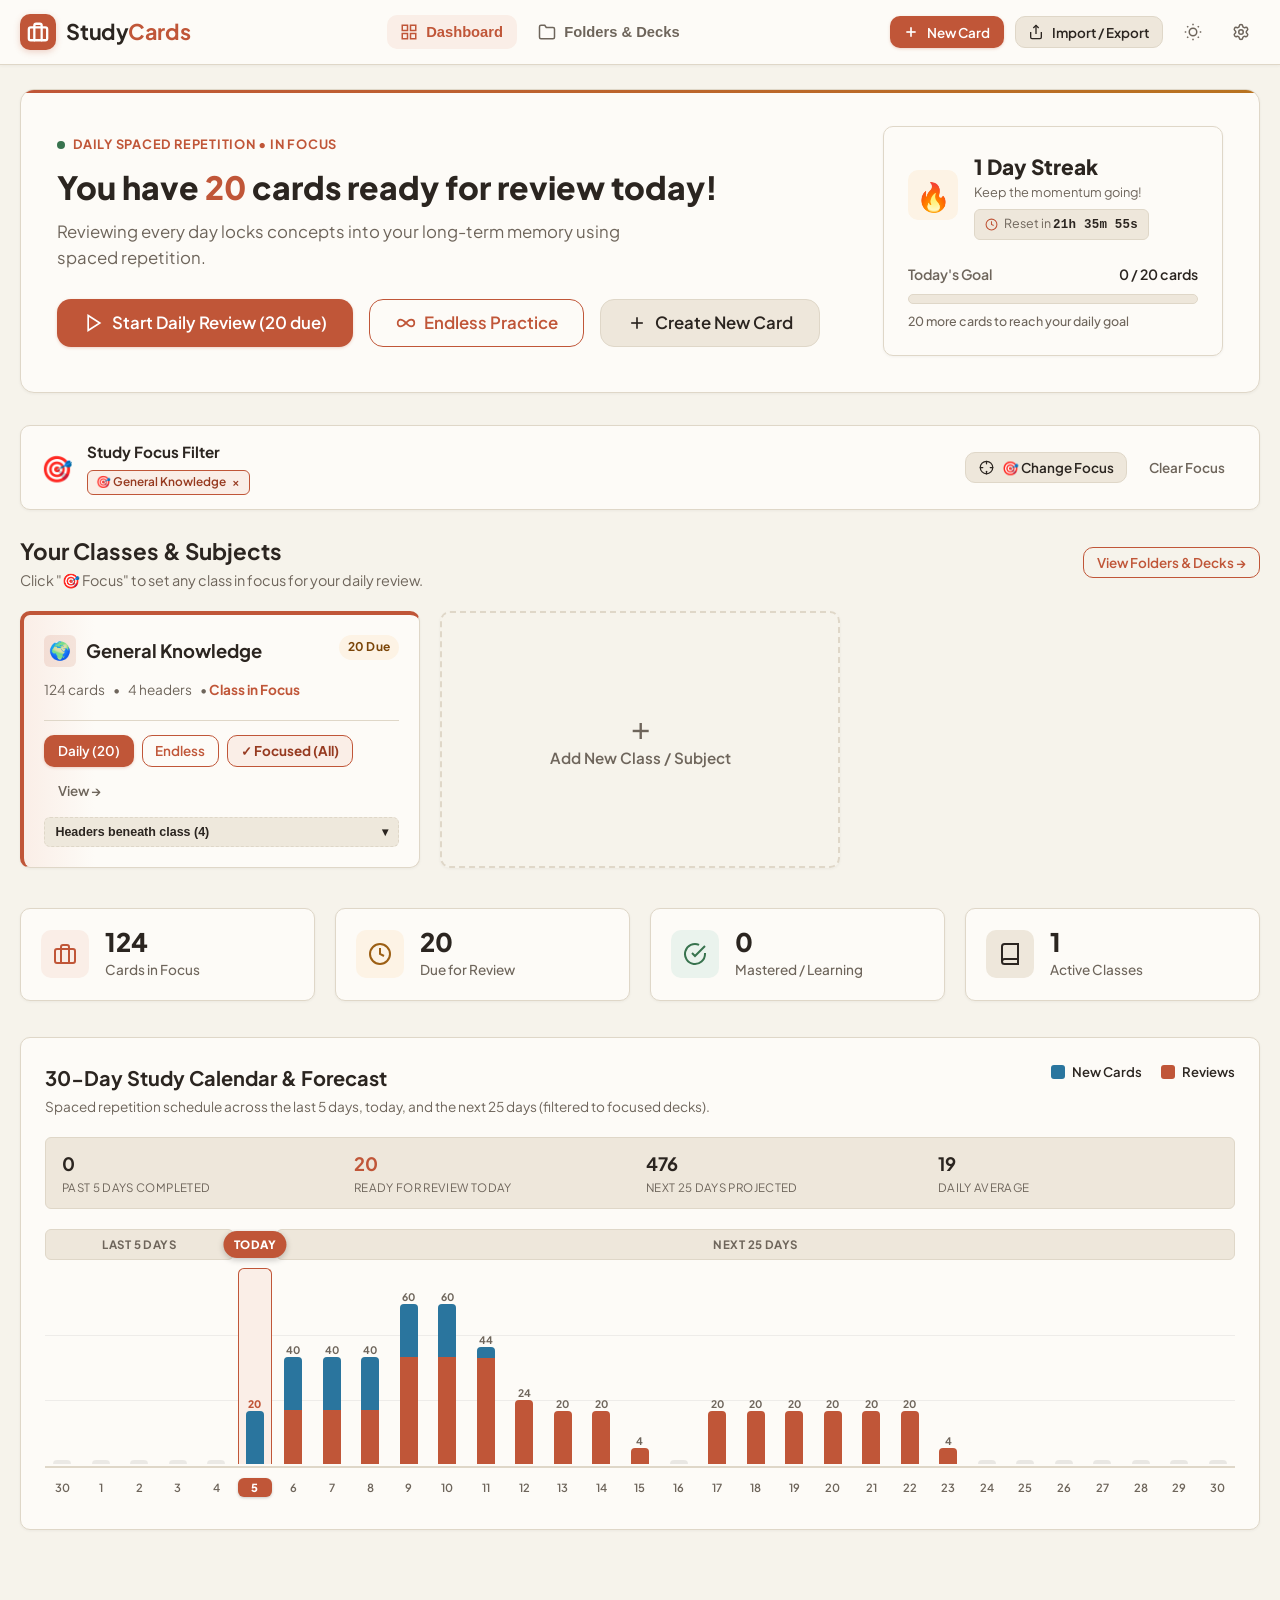
<file: index.html>
<!DOCTYPE html>
<html lang="en">
<head>
  <meta charset="UTF-8" />
  <meta name="viewport" content="width=device-width, initial-scale=1.0" />
  <title>StudyCards | Spaced Repetition Flashcards</title>
  <meta name="description" content="A clean, student-friendly flashcard app with spaced repetition, image occlusion, cloze deletions, and hierarchical deck organization." />

  <!-- PWA Manifest & App Icons -->
  <link rel="manifest" href="manifest.json" />
  <meta name="theme-color" content="#c05638" />
  <meta name="apple-mobile-web-app-capable" content="yes" />
  <meta name="apple-mobile-web-app-status-bar-style" content="default" />
  <meta name="apple-mobile-web-app-title" content="StudyCards" />
  <link rel="apple-touch-icon" href="icons/icon-192.png" />

  <!-- Google Fonts: Plus Jakarta Sans & Lora (Warm Humanist & Editorial) -->
  <link rel="preconnect" href="https://fonts.googleapis.com" />
  <link rel="preconnect" href="https://fonts.gstatic.com" crossorigin />
  <link href="https://fonts.googleapis.com/css2?family=Lora:ital,wght@0,500;0,600;1,400&family=Plus+Jakarta+Sans:wght@400;500;600;700;800&display=swap" rel="stylesheet" />

  <!-- App Stylesheets -->
  <link rel="stylesheet" href="css/main.css" />
  <link rel="stylesheet" href="css/components.css" />
  <link rel="stylesheet" href="css/study.css" />
  <link rel="stylesheet" href="css/responsive.css" />
</head>
<body>
  <!-- Global App Header -->
  <header class="app-navbar">
    <div class="nav-container">
      <div class="nav-brand" data-view="dashboard">
        <div class="brand-icon">
          <svg width="22" height="22" viewBox="0 0 24 24" fill="none" stroke="currentColor" stroke-width="2.5" stroke-linecap="round" stroke-linejoin="round">
            <rect x="2" y="7" width="20" height="14" rx="2" ry="2"></rect>
            <path d="M16 21V5a2 2 0 0 0-2-2h-4a2 2 0 0 0-2 2v16"></path>
          </svg>
        </div>
        <span class="brand-name">Study<span class="brand-accent">Cards</span></span>
      </div>

      <nav class="nav-menu">
        <button class="nav-link active" data-view="dashboard" title="Dashboard">
          <svg width="18" height="18" viewBox="0 0 24 24" fill="none" stroke="currentColor" stroke-width="2"><rect x="3" y="3" width="7" height="7"></rect><rect x="14" y="3" width="7" height="7"></rect><rect x="14" y="14" width="7" height="7"></rect><rect x="3" y="14" width="7" height="7"></rect></svg>
          <span class="nav-link-text">Dashboard</span>
        </button>
        <button class="nav-link" data-view="decks" title="Folders & Decks">
          <svg width="18" height="18" viewBox="0 0 24 24" fill="none" stroke="currentColor" stroke-width="2"><path d="M22 19a2 2 0 0 1-2 2H4a2 2 0 0 1-2-2V5a2 2 0 0 1 2-2h5l2 3h9a2 2 0 0 1 2 2z"></path></svg>
          <span class="nav-link-text">Folders &amp; Decks</span>
          <span class="nav-link-short">Decks</span>
        </button>
      </nav>

      <div class="nav-actions">
        <!-- PWA Install Button (Appears on Chromebook / Desktop Chrome) -->
        <button class="btn btn-outline btn-sm hidden" id="nav-btn-install" title="Install StudyCards as a desktop app">
          <svg width="15" height="15" viewBox="0 0 24 24" fill="none" stroke="currentColor" stroke-width="2"><path d="M21 15v4a2 2 0 0 1-2 2H5a2 2 0 0 1-2-2v-4"></path><polyline points="7 10 12 15 17 10"></polyline><line x1="12" y1="15" x2="12" y2="3"></line></svg>
          <span class="nav-btn-label">Install App</span>
        </button>

        <button class="btn btn-primary btn-sm" id="nav-btn-new-card">
          <svg width="16" height="16" viewBox="0 0 24 24" fill="none" stroke="currentColor" stroke-width="2.5"><line x1="12" y1="5" x2="12" y2="19"></line><line x1="5" y1="12" x2="19" y2="12"></line></svg>
          <span class="nav-btn-label">New Card</span>
        </button>

        <button class="btn btn-secondary btn-sm" id="nav-btn-share" title="Import from Quizlet, Anki, RemNote or Backup Decks">
          <svg width="16" height="16" viewBox="0 0 24 24" fill="none" stroke="currentColor" stroke-width="2"><path d="M4 12v8a2 2 0 0 0 2 2h12a2 2 0 0 0 2-2v-8"></path><polyline points="16 6 12 2 8 6"></polyline><line x1="12" y1="2" x2="12" y2="15"></line></svg>
          <span class="nav-btn-label">Import / Export</span>
        </button>

        <button class="btn btn-icon btn-ghost" id="nav-theme-toggle" title="Toggle Light / Dark mode">
          <svg width="18" height="18" viewBox="0 0 24 24" fill="none" stroke="currentColor" stroke-width="2"><circle cx="12" cy="12" r="5"></circle><line x1="12" y1="1" x2="12" y2="3"></line><line x1="12" y1="21" x2="12" y2="23"></line><line x1="4.22" y1="4.22" x2="5.64" y2="5.64"></line><line x1="18.36" y1="18.36" x2="19.78" y2="19.78"></line><line x1="1" y1="12" x2="3" y2="12"></line><line x1="21" y1="12" x2="23" y2="12"></line><line x1="4.22" y1="19.78" x2="5.64" y2="18.36"></line><line x1="18.36" y1="5.64" x2="19.78" y2="4.22"></line></svg>
        </button>

        <button class="btn btn-icon btn-ghost" id="nav-btn-settings" title="Settings">
          <svg width="18" height="18" viewBox="0 0 24 24" fill="none" stroke="currentColor" stroke-width="2" stroke-linecap="round" stroke-linejoin="round">
            <path d="M9.671 4.136a2.34 2.34 0 0 1 4.659 0 2.34 2.34 0 0 0 3.319 1.915 2.34 2.34 0 0 1 2.33 4.033 2.34 2.34 0 0 0 0 3.831 2.34 2.34 0 0 1-2.33 4.033 2.34 2.34 0 0 0-3.319 1.915 2.34 2.34 0 0 1-4.659 0 2.34 2.34 0 0 0-3.32-1.915 2.34 2.34 0 0 1-2.33-4.033 2.34 2.34 0 0 0 0-3.831A2.34 2.34 0 0 1 6.35 6.051a2.34 2.34 0 0 0 3.319-1.915"></path>
            <circle cx="12" cy="12" r="3"></circle>
          </svg>
        </button>
      </div>
    </div>
  </header>

  <!-- App Main Content Area -->
  <main id="app-main" class="app-main-viewport"></main>

  <!-- Application Script -->
  <script type="module" src="js/app.js"></script>

  <!-- Fallback guidance if opened directly via file:// instead of a web server -->
  <script>
    if (window.location.protocol === 'file:') {
      window.addEventListener('DOMContentLoaded', () => {
        setTimeout(() => {
          const appMain = document.getElementById('app-main');
          if (appMain && !appMain.children.length) {
            const warningEl = document.createElement('div');
            warningEl.style.cssText = 'max-width: 640px; margin: 3.5rem auto; padding: 2rem; background: var(--bg-surface, #ffffff); border: 2px solid var(--primary, #c05638); border-radius: 12px; box-shadow: 0 10px 30px rgba(0,0,0,0.12); font-family: inherit; color: var(--text-main, #2d3748); line-height: 1.6;';
            warningEl.innerHTML = `
              <div style="display:flex; align-items:center; gap:0.75rem; margin-bottom:1rem;">
                <span style="font-size:2rem;">⚠️</span>
                <h2 style="margin:0; font-size:1.4rem; color:var(--primary, #c05638);">Local Web Server Required</h2>
              </div>
              <p style="margin-bottom:1rem; font-size:0.95rem;">
                This app uses modern JavaScript ES Modules, IndexedDB storage, and Service Workers. Web browsers block ES modules when opened directly from a local folder (<code>file:///</code>) due to CORS security rules.
              </p>
              <div style="background:var(--bg-subtle, #f8f9fa); border:1px solid var(--border-color, #e2e8f0); border-radius:8px; padding:1.1rem; margin-bottom:1.25rem;">
                <div style="font-weight:600; margin-bottom:0.6rem;">⚡ How to run locally:</div>
                <ol style="margin:0; padding-left:1.25rem; font-size:0.92rem;">
                  <li style="margin-bottom:0.6rem;">
                    <strong>Double-click <code>scratch/Run App.bat</code></strong> (or run a local web server).
                  </li>
                  <li style="margin-bottom:0.6rem;">
                    Or run this in terminal / PowerShell:
                    <div style="background:#1a202c; color:#63b3ed; padding:0.45rem 0.75rem; border-radius:6px; font-family:monospace; margin-top:0.35rem; font-size:0.88rem;">
                      python -m http.server 8000
                    </div>
                  </li>
                  <li>
                    Then open <a href="http://localhost:8000" style="color:var(--primary, #c05638); font-weight:600;" target="_blank">http://localhost:8000</a> in your browser.
                  </li>
                </ol>
              </div>
              <p style="font-size:0.85rem; color:var(--text-muted, #718096); margin:0;">
                ℹ️ <em>Once pushed to GitHub Pages or hosted online (<code>https://</code>), this error does not appear and the app works automatically.</em>
              </p>
            `;
            appMain.appendChild(warningEl);
          }
        }, 150);
      });
    }
  </script>
</body>
</html>
</file>
<file: css/main.css>
/* ==========================================================================
   Main CSS: Design Tokens, CSS Variables, Theme, Typography & App Layout
   Warm, Natural Beige Aesthetic (Human-centered & Tactile Study Stationery)
   ========================================================================== */

:root {
  /* Color Palette (Light Mode: Warm Oat / Parchment Beige & Natural Clay) */
  --bg-primary: #f6f3eb;        /* Warm oatmeal paper canvas */
  --bg-surface: #fdfbf7;        /* Clean warm ivory card surface */
  --bg-surface-hover: #eee8dc;  /* Gentle warm hover */
  --bg-card: #fdfbf7;           /* Card background */
  --bg-subtle: #eee7db;         /* Subtle warm container/tag backdrop */

  --border-color: #dfd7c8;      /* Soft natural linen border */
  --border-focus: #c05638;      /* Terracotta accent focus ring */

  --text-main: #2b2520;         /* Deep espresso / charcoal ink */
  --text-muted: #6e655b;        /* Warm stone taupe */
  --text-light: #9c9284;        /* Soft warm stone */

  /* Earthy Accents */
  --primary: #c05638;           /* Warm terracotta / rust clay */
  --primary-hover: #a7452a;     /* Deeper baked clay */
  --primary-light: #faeee7;     /* Soft terracotta wash */
  --primary-text: #963a20;      /* Rich terracotta text */

  --success: #38734e;           /* Garden sage / deep olive */
  --success-hover: #2d5e3f;
  --success-light: #eaf3ed;
  --success-text: #225134;

  --warning: #b87320;           /* Honey amber / warm ochre */
  --warning-hover: #9c5f14;
  --warning-light: #fdf3e5;
  --warning-text: #7b4507;

  --danger: #b83a3a;            /* Soft brick crimson */
  --danger-hover: #9c2d2d;
  --danger-light: #fbeeed;
  --danger-text: #7c1f1f;

  --info: #3d6884;              /* Slate river blue */
  --info-light: #ecf3f8;

  /* Ambient Natural Shadows (Soft, warm umber shadows instead of cyber glow) */
  --shadow-sm: 0 1px 3px rgba(43, 37, 32, 0.05);
  --shadow-md: 0 4px 10px -2px rgba(43, 37, 32, 0.07), 0 2px 4px -2px rgba(43, 37, 32, 0.04);
  --shadow-lg: 0 12px 24px -4px rgba(43, 37, 32, 0.08), 0 4px 8px -2px rgba(43, 37, 32, 0.03);
  --shadow-xl: 0 20px 32px -6px rgba(43, 37, 32, 0.1);

  /* Radii - Natural, comfortable curves */
  --radius-sm: 6px;
  --radius-md: 10px;
  --radius-lg: 14px;
  --radius-full: 9999px;

  /* Typography: Humanist & Warm */
  --font-sans: 'Plus Jakarta Sans', -apple-system, BlinkMacSystemFont, "Segoe UI", Roboto, sans-serif;
  --font-serif: 'Lora', Georgia, serif;
  --font-display: 'Plus Jakarta Sans', -apple-system, BlinkMacSystemFont, "Segoe UI", Roboto, sans-serif;

  --transition-fast: 0.15s ease;
  --transition-normal: 0.25s ease;
}

/* Dark Mode Tokens (Warm Night Study / Dark Walnut & Roasted Espresso) */
[data-theme="dark"] {
  --bg-primary: #191715;        /* Deep roasted coffee bean */
  --bg-surface: #23201c;        /* Warm dark wood card */
  --bg-surface-hover: #2c2823;
  --bg-card: #23201c;
  --bg-subtle: #2b2722;

  --border-color: #38322b;      /* Muted espresso timber border */
  --border-focus: #e27a56;

  --text-main: #f3efe6;         /* Warm ivory text */
  --text-muted: #aca294;        /* Soft warm taupe */
  --text-light: #7a7164;

  --primary: #e07a57;           /* Warm peach terracotta */
  --primary-hover: #eb8d6b;
  --primary-light: #39241b;
  --primary-text: #f7c2b2;

  --success: #52996d;
  --success-hover: #63aa7e;
  --success-light: #1f3024;
  --success-text: #a0dcba;

  --warning: #d99436;
  --warning-hover: #e5a448;
  --warning-light: #3a2811;
  --warning-text: #fad698;

  --danger: #d95858;
  --danger-hover: #e56b6b;
  --danger-light: #381919;
  --danger-text: #fca5a5;

  --info: #5d91b4;
  --info-light: #1b2b38;

  --shadow-sm: 0 1px 3px rgba(0, 0, 0, 0.35);
  --shadow-md: 0 4px 12px rgba(0, 0, 0, 0.45);
  --shadow-lg: 0 12px 28px rgba(0, 0, 0, 0.55);
  --shadow-xl: 0 20px 36px rgba(0, 0, 0, 0.65);
}

/* ==========================================================================
   User Selectable Accent Themes (Orange, Blue, Green, Pink, Yellow, Red, Purple)
   Works in both Light (Beige) and Dark (Night) modes
   ========================================================================== */

/* 1. Orange / Terracotta (Default) */
[data-accent="orange"],
:root:not([data-accent]) {
  --primary: #c05638;
  --primary-hover: #a7452a;
  --primary-light: #faeee7;
  --primary-text: #963a20;
  --border-focus: #c05638;
}
[data-theme="dark"][data-accent="orange"],
[data-theme="dark"]:not([data-accent]) {
  --primary: #e07a57;
  --primary-hover: #eb8d6b;
  --primary-light: #39241b;
  --primary-text: #f7c2b2;
  --border-focus: #e27a56;
}

/* 2. Green / Sage & Forest */
[data-accent="green"] {
  --primary: #38734e;
  --primary-hover: #2d5e3f;
  --primary-light: #eaf3ed;
  --primary-text: #225134;
  --border-focus: #38734e;
}
[data-theme="dark"][data-accent="green"] {
  --primary: #52996d;
  --primary-hover: #63aa7e;
  --primary-light: #1f3024;
  --primary-text: #a0dcba;
  --border-focus: #52996d;
}

/* 3. Blue / River Slate & Denim */
[data-accent="blue"] {
  --primary: #366482;
  --primary-hover: #2b5069;
  --primary-light: #e9f1f6;
  --primary-text: #1e445d;
  --border-focus: #366482;
}
[data-theme="dark"][data-accent="blue"] {
  --primary: #548bb0;
  --primary-hover: #659cc2;
  --primary-light: #1c2a35;
  --primary-text: #a4cbdf;
  --border-focus: #548bb0;
}

/* 4. Pink / Dusty Rose & Blush */
[data-accent="pink"] {
  --primary: #b84e72;
  --primary-hover: #9e3f60;
  --primary-light: #faeef3;
  --primary-text: #8e3152;
  --border-focus: #b84e72;
}
[data-theme="dark"][data-accent="pink"] {
  --primary: #d96b92;
  --primary-hover: #e47d9f;
  --primary-light: #381d28;
  --primary-text: #f8bad0;
  --border-focus: #d96b92;
}

/* 5. Yellow / Golden Amber & Honey Ochre */
[data-accent="yellow"] {
  --primary: #b87320;
  --primary-hover: #9c5f14;
  --primary-light: #fdf3e5;
  --primary-text: #7b4507;
  --border-focus: #b87320;
}
[data-theme="dark"][data-accent="yellow"] {
  --primary: #d99436;
  --primary-hover: #e5a448;
  --primary-light: #3a2811;
  --primary-text: #fad698;
  --border-focus: #d99436;
}

/* 6. Red / Crimson Brick */
[data-accent="red"] {
  --primary: #b83a3a;
  --primary-hover: #9c2d2d;
  --primary-light: #fbeeed;
  --primary-text: #7c1f1f;
  --border-focus: #b83a3a;
}
[data-theme="dark"][data-accent="red"] {
  --primary: #d95858;
  --primary-hover: #e56b6b;
  --primary-light: #381919;
  --primary-text: #fca5a5;
  --border-focus: #d95858;
}

/* 7. Purple / Warm Plum & Violet */
[data-accent="purple"] {
  --primary: #7d4e8d;
  --primary-hover: #693f77;
  --primary-light: #f6eefa;
  --primary-text: #5b3269;
  --border-focus: #7d4e8d;
}
[data-theme="dark"][data-accent="purple"] {
  --primary: #a871b8;
  --primary-hover: #b882c7;
  --primary-light: #311f38;
  --primary-text: #e2c2eb;
  --border-focus: #a871b8;
}

/* Base Reset */
*, *::before, *::after {
  box-sizing: border-box;
  margin: 0;
  padding: 0;
}

html, body {
  overflow-x: hidden;
  max-width: 100vw;
}

body {
  font-family: var(--font-sans);
  background-color: var(--bg-primary);
  color: var(--text-main);
  line-height: 1.55;
  -webkit-font-smoothing: antialiased;
  min-height: 100vh;
  display: flex;
  flex-direction: column;
}

/* App Header & Navbar */
.app-navbar {
  position: sticky;
  top: 0;
  z-index: 50;
  background-color: var(--bg-surface);
  border-bottom: 1px solid var(--border-color);
  box-shadow: var(--shadow-sm);
  transition: background-color var(--transition-normal), border-color var(--transition-normal);
}

.nav-container {
  max-width: 1280px;
  margin: 0 auto;
  padding: 0 1.25rem;
  height: 64px;
  display: flex;
  align-items: center;
  justify-content: space-between;
  gap: 1rem;
}

.nav-brand {
  display: flex;
  align-items: center;
  gap: 0.65rem;
  cursor: pointer;
  user-select: none;
}

.brand-icon {
  width: 36px;
  height: 36px;
  border-radius: var(--radius-md);
  background-color: var(--primary);
  color: #ffffff;
  display: flex;
  align-items: center;
  justify-content: center;
  box-shadow: 0 2px 6px rgba(192, 86, 56, 0.25);
}

.brand-name {
  font-family: var(--font-display);
  font-size: 1.35rem;
  font-weight: 700;
  letter-spacing: -0.02em;
  color: var(--text-main);
}

.brand-accent {
  color: var(--primary);
}

.nav-menu {
  display: flex;
  align-items: center;
  gap: 0.5rem;
}

.nav-link {
  display: inline-flex;
  align-items: center;
  gap: 0.5rem;
  padding: 0.5rem 0.85rem;
  border-radius: var(--radius-md);
  font-size: 0.92rem;
  font-weight: 600;
  color: var(--text-muted);
  text-decoration: none;
  background: transparent;
  border: none;
  cursor: pointer;
  transition: all var(--transition-fast);
}

.nav-link:hover {
  color: var(--text-main);
  background-color: var(--bg-subtle);
}

.nav-link.active {
  color: var(--primary);
  background-color: var(--primary-light);
}

.nav-link-short {
  display: none;
}

.nav-actions {
  display: flex;
  align-items: center;
  gap: 0.65rem;
  flex-shrink: 0;
}

/* App Viewport */
.app-main-viewport {
  flex: 1;
  max-width: 1280px;
  width: 100%;
  margin: 0 auto;
  padding: 1.5rem 1.25rem 3rem;
}

/* Utility Animations */
.animate-fade-in {
  animation: fadeIn 0.25s ease-out forwards;
}

.animate-scale-up {
  animation: scaleUp 0.2s cubic-bezier(0.16, 1, 0.3, 1) forwards;
}

@keyframes fadeIn {
  from { opacity: 0; transform: translateY(6px); }
  to { opacity: 1; transform: translateY(0); }
}

@keyframes scaleUp {
  from { opacity: 0; transform: scale(0.96); }
  to { opacity: 1; transform: scale(1); }
}

.hidden {
  display: none !important;
}
</file>
<file: css/components.css>
/* ==========================================================================
   Components CSS: Buttons, Cards, Tree View, Hero Banner, Modals & Forms
   ========================================================================== */

/* Buttons */
.btn {
  display: inline-flex;
  align-items: center;
  justify-content: center;
  gap: 0.5rem;
  font-family: var(--font-sans);
  font-size: 0.92rem;
  font-weight: 600;
  padding: 0.6rem 1.15rem;
  border-radius: var(--radius-md);
  border: 1px solid transparent;
  cursor: pointer;
  transition: all var(--transition-fast);
  text-decoration: none;
  user-select: none;
  white-space: nowrap;
}

.btn:active {
  transform: translateY(1px);
}

.btn:disabled {
  opacity: 0.55;
  cursor: not-allowed;
  pointer-events: none;
}

.btn-primary {
  background-color: var(--primary);
  color: #ffffff;
  box-shadow: 0 1px 3px rgba(192, 86, 56, 0.25);
}

.btn-primary:hover {
  background-color: var(--primary-hover);
  box-shadow: 0 3px 6px rgba(192, 86, 56, 0.35);
}

.btn-secondary {
  background-color: var(--bg-subtle);
  color: var(--text-main);
  border-color: var(--border-color);
}

.btn-secondary:hover {
  background-color: var(--bg-surface-hover);
}

.btn-outline {
  background-color: transparent;
  color: var(--primary);
  border-color: var(--primary);
}

.btn-outline:hover {
  background-color: var(--primary-light);
}

.btn-ghost {
  background-color: transparent;
  color: var(--text-muted);
}

.btn-ghost:hover {
  background-color: var(--bg-subtle);
  color: var(--text-main);
}

.btn-success {
  background-color: var(--success);
  color: #ffffff;
}

.btn-success:hover {
  background-color: var(--success-hover);
}

.btn-danger {
  background-color: var(--danger);
  color: #ffffff;
}

.btn-danger:hover {
  background-color: var(--danger-hover);
}

.btn-lg {
  padding: 0.8rem 1.6rem;
  font-size: 1.05rem;
  border-radius: var(--radius-lg);
}

.btn-sm {
  padding: 0.4rem 0.8rem;
  font-size: 0.84rem;
}

.btn-xs {
  padding: 0.25rem 0.55rem;
  font-size: 0.78rem;
  border-radius: var(--radius-sm);
}

.btn-icon {
  width: 38px;
  height: 38px;
  padding: 0;
  border-radius: var(--radius-md);
  display: inline-flex;
  align-items: center;
  justify-content: center;
  flex-shrink: 0;
}

.btn-block {
  width: 100%;
}

.btn-close {
  background: transparent;
  border: none;
  font-size: 1.5rem;
  color: var(--text-muted);
  cursor: pointer;
  line-height: 1;
  padding: 0.25rem;
  border-radius: var(--radius-sm);
}

.btn-close:hover {
  color: var(--text-main);
}

/* Badges & Pills */
.badge {
  display: inline-flex;
  align-items: center;
  gap: 0.25rem;
  padding: 0.2rem 0.55rem;
  border-radius: var(--radius-full);
  font-size: 0.75rem;
  font-weight: 700;
  letter-spacing: 0.02em;
}

.badge-due {
  background-color: var(--warning-light);
  color: var(--warning-text);
}

.badge-new {
  background-color: var(--primary-light);
  color: var(--primary);
  border: 1px solid var(--border-color);
}

.badge-step-learning {
  background-color: var(--warning-light);
  color: var(--warning-text);
  border: 1px solid var(--border-color);
  font-size: 0.72rem;
  padding: 0.15rem 0.5rem;
  font-weight: 700;
  border-radius: var(--radius-full);
}

.badge-neutral {
  background-color: var(--bg-subtle);
  color: var(--text-muted);
  border: 1px solid var(--border-color);
}

.badge-card-type {
  background-color: var(--primary-light);
  color: var(--primary-text);
}

.text-due {
  color: var(--warning-hover);
}

.text-neutral {
  color: var(--text-muted);
}

.text-danger {
  color: var(--danger) !important;
}

/* Dashboard Hero Banner */
.hero-banner {
  display: grid;
  grid-template-columns: 1fr 340px;
  gap: 2rem;
  background-color: var(--bg-surface);
  border: 1px solid var(--border-color);
  border-radius: var(--radius-lg);
  padding: 2.25rem;
  box-shadow: var(--shadow-sm);
  margin-bottom: 2rem;
  position: relative;
  overflow: hidden;
}

.hero-banner::before {
  content: '';
  position: absolute;
  top: 0;
  left: 0;
  right: 0;
  height: 3px;
  background: linear-gradient(90deg, var(--primary), var(--warning));
}

.hero-content {
  display: flex;
  flex-direction: column;
  justify-content: center;
}

.hero-badge {
  display: inline-flex;
  align-items: center;
  gap: 0.5rem;
  font-size: 0.8rem;
  font-weight: 700;
  text-transform: uppercase;
  letter-spacing: 0.06em;
  color: var(--primary);
  margin-bottom: 0.75rem;
}

.pulse-dot {
  width: 8px;
  height: 8px;
  border-radius: 50%;
  background-color: var(--success);
}

.hero-title {
  font-family: var(--font-display);
  font-size: 2rem;
  font-weight: 800;
  line-height: 1.25;
  color: var(--text-main);
  margin-bottom: 0.75rem;
}

.highlight-count {
  color: var(--primary);
  font-weight: 800;
}

.hero-subtitle {
  font-size: 1.05rem;
  color: var(--text-muted);
  max-width: 600px;
  margin-bottom: 1.75rem;
}

.hero-actions {
  display: flex;
  flex-wrap: wrap;
  gap: 1rem;
}

/* Hero Stats & Progress Widget */
.hero-stats-card {
  background-color: var(--bg-surface);
  border: 1px solid var(--border-color);
  border-radius: var(--radius-md);
  padding: 1.5rem;
  display: flex;
  flex-direction: column;
  justify-content: space-between;
  gap: 1.5rem;
  box-shadow: var(--shadow-sm);
}

.streak-widget {
  display: flex;
  align-items: center;
  gap: 1rem;
}

.streak-icon-wrap {
  width: 50px;
  height: 50px;
  border-radius: var(--radius-md);
  background: var(--warning-light);
  display: flex;
  align-items: center;
  justify-content: center;
  font-size: 1.75rem;
}

.streak-value {
  font-family: var(--font-display);
  font-size: 1.3rem;
  font-weight: 800;
  color: var(--text-main);
}

.streak-sub {
  font-size: 0.8rem;
  color: var(--text-muted);
}

.streak-reset-timer {
  display: inline-flex;
  align-items: center;
  gap: 0.4rem;
  margin-top: 0.4rem;
  font-size: 0.78rem;
  color: var(--text-muted);
  background: var(--bg-subtle);
  border: 1px solid var(--border-color);
  padding: 0.22rem 0.6rem;
  border-radius: var(--radius-sm);
  width: fit-content;
}

.streak-reset-timer svg {
  color: var(--primary);
  flex-shrink: 0;
}

.streak-reset-timer strong {
  color: var(--text-main);
  font-family: var(--font-mono, monospace);
  font-weight: 600;
  letter-spacing: 0.02em;
}

.daily-progress-widget {
  display: flex;
  flex-direction: column;
  gap: 0.5rem;
}

.progress-info-row {
  display: flex;
  justify-content: space-between;
  font-size: 0.88rem;
  font-weight: 600;
}

.progress-label {
  color: var(--text-muted);
}

.progress-count {
  color: var(--text-main);
}

.progress-bar-track {
  width: 100%;
  height: 10px;
  background-color: var(--bg-subtle);
  border-radius: var(--radius-full);
  overflow: hidden;
  border: 1px solid var(--border-color);
}

.progress-bar-fill {
  height: 100%;
  background-color: var(--primary);
  border-radius: var(--radius-full);
  transition: width 0.4s ease;
}

.progress-footer {
  font-size: 0.78rem;
  color: var(--text-muted);
  font-weight: 500;
}

/* Stats Overview Grid */
.stats-overview-grid {
  display: grid;
  grid-template-columns: repeat(auto-fit, minmax(220px, 1fr));
  gap: 1.25rem;
  margin-bottom: 2.25rem;
}

.stat-card {
  background-color: var(--bg-surface);
  border: 1px solid var(--border-color);
  border-radius: var(--radius-md);
  padding: 1.25rem;
  display: flex;
  align-items: center;
  gap: 1rem;
  box-shadow: var(--shadow-sm);
  transition: transform var(--transition-fast);
}

.stat-card:hover {
  transform: translateY(-2px);
  box-shadow: var(--shadow-md);
}

.stat-icon {
  width: 48px;
  height: 48px;
  border-radius: var(--radius-md);
  display: flex;
  align-items: center;
  justify-content: center;
}

.stat-icon-blue { background: var(--primary-light); color: var(--primary); }
.stat-icon-orange { background: var(--warning-light); color: var(--warning-hover); }
.stat-icon-green { background: var(--success-light); color: var(--success); }
.stat-icon-purple { background: var(--bg-subtle); color: var(--text-main); }

.stat-number {
  font-family: var(--font-display);
  font-size: 1.6rem;
  font-weight: 800;
  line-height: 1;
  color: var(--text-main);
  margin-bottom: 0.25rem;
}

.stat-title {
  font-size: 0.85rem;
  color: var(--text-muted);
  font-weight: 500;
}

/* Classes & Decks Grid */
.dashboard-section {
  margin-bottom: 2.5rem;
}

.section-header {
  display: flex;
  align-items: center;
  justify-content: space-between;
  margin-bottom: 1.25rem;
}

.section-title {
  font-family: var(--font-display);
  font-size: 1.4rem;
  font-weight: 700;
  color: var(--text-main);
}

.section-subtitle {
  font-size: 0.9rem;
  color: var(--text-muted);
}

.classes-grid {
  display: grid;
  grid-template-columns: repeat(auto-fill, minmax(300px, 1fr));
  gap: 1.25rem;
}

.class-card {
  background-color: var(--bg-surface);
  border: 1px solid var(--border-color);
  border-top-width: 4px;
  border-radius: var(--radius-md);
  padding: 1.25rem;
  box-shadow: var(--shadow-sm);
  display: flex;
  flex-direction: column;
  justify-content: space-between;
  transition: all var(--transition-fast);
}

.class-card:hover {
  transform: translateY(-2px);
  box-shadow: var(--shadow-md);
}

.class-card-header {
  display: flex;
  align-items: flex-start;
  justify-content: space-between;
  gap: 0.75rem;
  margin-bottom: 0.75rem;
}

.class-name-wrap {
  display: flex;
  align-items: center;
  gap: 0.65rem;
}

.group-icon-badge {
  width: 32px;
  height: 32px;
  border-radius: var(--radius-sm);
  display: flex;
  align-items: center;
  justify-content: center;
  font-size: 1.1rem;
}

.class-name {
  font-family: var(--font-display);
  font-size: 1.15rem;
  font-weight: 700;
  color: var(--text-main);
}

.class-card-meta {
  display: flex;
  gap: 0.5rem;
  font-size: 0.85rem;
  color: var(--text-muted);
  margin-bottom: 1.25rem;
}

.class-card-actions {
  display: flex;
  flex-wrap: wrap;
  gap: 0.5rem;
  border-top: 1px solid var(--border-color);
  padding-top: 0.85rem;
}

.class-card-add {
  border: 2px dashed var(--border-color);
  border-top-width: 2px;
  background-color: transparent;
  display: flex;
  align-items: center;
  justify-content: center;
  cursor: pointer;
  min-height: 140px;
}

.class-card-add:hover {
  border-color: var(--primary);
  background-color: var(--primary-light);
}

.add-class-inner {
  text-align: center;
}

.add-icon {
  font-size: 2rem;
  color: var(--text-muted);
  line-height: 1;
  margin-bottom: 0.25rem;
}

.add-text {
  font-size: 0.95rem;
  font-weight: 600;
  color: var(--text-muted);
}

.class-card-add:hover .add-icon,
.class-card-add:hover .add-text {
  color: var(--primary);
}

/* Features Tip Card */
.features-tip-card {
  background-color: var(--primary-light);
  border: 1px solid var(--border-color);
  border-radius: var(--radius-md);
  padding: 1.25rem 1.5rem;
  display: flex;
  align-items: center;
  gap: 1.25rem;
}

.tip-icon {
  font-size: 2rem;
}

.tip-content h4 {
  font-size: 1rem;
  font-weight: 700;
  color: var(--primary-text);
  margin-bottom: 0.25rem;
}

.tip-content p {
  font-size: 0.9rem;
  color: var(--text-main);
}

/* ==========================================================================
   Deck Tree & Folder Navigator Layout
   ========================================================================== */
.deck-manager-layout {
  display: grid;
  grid-template-columns: 380px 1fr;
  gap: 1.5rem;
  min-height: calc(100vh - 160px);
}

@media (max-width: 1100px) {
  .deck-manager-layout {
    grid-template-columns: 340px 1fr;
  }
}

@media (max-width: 860px) {
  .deck-manager-layout {
    grid-template-columns: 1fr;
  }
}

.tree-sidebar {
  background-color: var(--bg-surface);
  border: 1px solid var(--border-color);
  border-radius: var(--radius-lg);
  padding: 1.25rem;
  display: flex;
  flex-direction: column;
  box-shadow: var(--shadow-sm);
  max-height: 82vh;
  overflow-y: auto;
}

.tree-sidebar-header {
  display: flex;
  align-items: center;
  justify-content: space-between;
  padding-bottom: 0.85rem;
  border-bottom: 1px solid var(--border-color);
  margin-bottom: 0.85rem;
}

.tree-sidebar-header h3 {
  font-family: var(--font-display);
  font-size: 1.05rem;
  font-weight: 700;
  color: var(--text-main);
}

.tree-ul {
  list-style: none;
  display: flex;
  flex-direction: column;
  gap: 0.25rem;
}

.tree-ul.depth-1 { padding-left: 1rem; border-left: 1px dashed var(--border-color); }
.tree-ul.depth-2 { padding-left: 1rem; border-left: 1px dashed var(--border-color); }
.tree-ul.depth-3 { padding-left: 1rem; border-left: 1px dashed var(--border-color); }

.tree-node-row {
  display: flex;
  align-items: center;
  gap: 0.35rem;
  padding: 0.45rem 0.55rem;
  border-radius: var(--radius-md);
  cursor: grab;
  transition: background-color var(--transition-fast), border-color var(--transition-fast), box-shadow var(--transition-fast);
  position: relative;
  user-select: none;
}

.tree-node-row:active {
  cursor: grabbing;
}

.tree-drag-handle {
  display: inline-flex;
  align-items: center;
  justify-content: center;
  color: var(--text-muted);
  opacity: 0.35;
  cursor: grab;
  padding: 0 2px;
  margin-right: -1px;
  transition: opacity var(--transition-fast), color var(--transition-fast);
  flex-shrink: 0;
}

.tree-node-row:hover .tree-drag-handle {
  opacity: 0.85;
}

.tree-drag-handle:hover {
  opacity: 1;
  color: var(--primary);
}

.tree-node-row.is-dragging {
  opacity: 0.4;
  background-color: var(--bg-subtle) !important;
  border: 1px dashed var(--border-color);
}

.tree-sidebar.is-drag-in-progress .tree-node-row:not(.is-dragging):hover {
  background-color: transparent;
}

/* Drop Indicators */
.tree-node-row.drag-over-before {
  position: relative;
}

.tree-node-row.drag-over-before::before {
  content: '';
  position: absolute;
  top: -3px;
  left: 4px;
  right: 4px;
  height: 3px;
  background-color: var(--primary);
  border-radius: 2px;
  z-index: 20;
  box-shadow: 0 0 6px rgba(192, 86, 56, 0.5);
  pointer-events: none;
}

.tree-node-row.drag-over-before::after {
  content: '';
  position: absolute;
  top: -5px;
  left: 2px;
  width: 7px;
  height: 7px;
  border-radius: 50%;
  background-color: var(--primary);
  z-index: 21;
  pointer-events: none;
}

.tree-node-row.drag-over-after {
  position: relative;
}

.tree-node-row.drag-over-after::before {
  content: '';
  position: absolute;
  bottom: -3px;
  left: 4px;
  right: 4px;
  height: 3px;
  background-color: var(--primary);
  border-radius: 2px;
  z-index: 20;
  box-shadow: 0 0 6px rgba(192, 86, 56, 0.5);
  pointer-events: none;
}

.tree-node-row.drag-over-after::after {
  content: '';
  position: absolute;
  bottom: -5px;
  left: 2px;
  width: 7px;
  height: 7px;
  border-radius: 50%;
  background-color: var(--primary);
  z-index: 21;
  pointer-events: none;
}

.tree-node-row.drag-over-inside {
  outline: 2px solid var(--primary) !important;
  outline-offset: -1px;
  background-color: var(--primary-light) !important;
  box-shadow: 0 0 8px rgba(192, 86, 56, 0.25);
}

/* Root Dropzone */
.tree-root-dropzone {
  margin-top: 0.75rem;
  padding: 0.65rem 0.5rem;
  border: 2px dashed var(--border-color);
  border-radius: var(--radius-md);
  font-size: 0.8rem;
  font-weight: 600;
  color: var(--text-muted);
  text-align: center;
  display: flex;
  align-items: center;
  justify-content: center;
  gap: 0.4rem;
  cursor: pointer;
  background-color: transparent;
  transition: all var(--transition-fast);
}

.tree-root-dropzone:hover {
  border-color: var(--border-color-dark);
  color: var(--text-main);
  background-color: var(--bg-subtle);
}

.tree-sidebar.is-drag-in-progress .tree-root-dropzone {
  border-color: var(--primary);
  background-color: var(--primary-light);
  color: var(--primary-text);
}

.tree-root-dropzone.drag-over-root {
  border-color: var(--primary) !important;
  background-color: var(--primary) !important;
  color: #fff !important;
  box-shadow: 0 2px 8px rgba(192, 86, 56, 0.35);
  transform: scale(1.01);
}

.tree-node-row:hover {
  background-color: var(--bg-subtle);
}

.tree-node-row.selected {
  background-color: var(--primary-light);
  color: var(--primary-text);
  font-weight: 600;
}

.tree-expand-btn {
  background: none;
  border: none;
  color: var(--text-muted);
  font-size: 0.7rem;
  cursor: pointer;
  width: 18px;
  height: 18px;
  display: flex;
  align-items: center;
  justify-content: center;
}

.tree-expand-btn.invisible {
  visibility: hidden;
}

.tree-node-title {
  display: flex;
  align-items: center;
  gap: 0.4rem;
  flex: 1;
  min-width: 0;
  overflow: hidden;
}

.tree-type-pill {
  font-size: 0.65rem;
  font-weight: 800;
  padding: 0.1rem 0.35rem;
  border-radius: 4px;
  flex-shrink: 0;
}

.pill-class { background: var(--success-light); color: var(--success-text); }
.pill-unit { background: var(--primary-light); color: var(--primary-text); }
.pill-lesson { background: var(--warning-light); color: var(--warning-text); }
.pill-concept { background: var(--info-light); color: var(--info); }
.pill-custom { background: var(--bg-subtle); color: var(--text-muted); }

.tree-node-name {
  font-size: 0.9rem;
  white-space: nowrap;
  overflow: hidden;
  text-overflow: ellipsis;
  min-width: 0;
  flex: 1;
}

.tree-node-badges {
  display: flex;
  align-items: center;
  gap: 0.3rem;
  flex-shrink: 0;
}

.tree-sidebar.stats-hidden .tree-node-badges {
  display: none !important;
}

.tree-sidebar.stats-compact .tree-node-badges {
  margin-left: auto;
}

.btn-tree-stats-toggle {
  display: inline-flex;
  align-items: center;
  gap: 0.25rem;
  font-size: 0.72rem;
  font-weight: 600;
  padding: 0.2rem 0.45rem;
  border-radius: var(--radius-sm, 4px);
  border: 1px solid var(--border-color);
  background-color: var(--bg-subtle);
  color: var(--text-muted);
  cursor: pointer;
  white-space: nowrap;
  transition: all var(--transition-fast);
}

.btn-tree-stats-toggle:hover {
  background-color: var(--bg-surface-hover);
  color: var(--text-main);
  border-color: var(--border-color-dark, #cbd5e1);
}

/* Tree Main Area */
.tree-main-content {
  display: flex;
  flex-direction: column;
  gap: 1.5rem;
}

.group-detail-header {
  background-color: var(--bg-surface);
  border: 1px solid var(--border-color);
  border-radius: var(--radius-lg);
  padding: 1.5rem;
  display: flex;
  align-items: center;
  justify-content: space-between;
  gap: 1.5rem;
  box-shadow: var(--shadow-sm);
}

.group-tag-type {
  font-size: 0.75rem;
  font-weight: 800;
  color: var(--primary);
  letter-spacing: 0.05em;
}

.group-title {
  font-family: var(--font-display);
  font-size: 1.8rem;
  font-weight: 800;
  color: var(--text-main);
  margin: 0.15rem 0 0.35rem;
}

.group-counts {
  display: flex;
  gap: 0.75rem;
  font-size: 0.9rem;
  color: var(--text-muted);
}

.group-action-buttons {
  display: flex;
  align-items: center;
  gap: 0.75rem;
}

.cards-list-section {
  background-color: var(--bg-surface);
  border: 1px solid var(--border-color);
  border-radius: var(--radius-lg);
  padding: 1.5rem;
  box-shadow: var(--shadow-sm);
  flex: 1;
}

.cards-list-header {
  display: flex;
  align-items: center;
  justify-content: space-between;
  margin-bottom: 1.25rem;
}

.cards-list-header h4 {
  font-size: 1.1rem;
  font-weight: 700;
  color: var(--text-main);
}

/* Subgroup groupings inside cards list */
.cards-group-blocks {
  display: flex;
  flex-direction: column;
  gap: 1.75rem;
}

.cards-group-block {
  display: flex;
  flex-direction: column;
  gap: 0.75rem;
}

.cards-subgroup-header {
  display: flex;
  align-items: center;
  justify-content: space-between;
  padding: 0.6rem 0.85rem;
  background-color: var(--bg-subtle);
  border: 1px solid var(--border-color);
  border-radius: var(--radius-md);
  gap: 0.75rem;
  flex-wrap: wrap;
}

.cards-subgroup-title {
  display: flex;
  align-items: center;
  gap: 0.5rem;
  font-size: 0.92rem;
  color: var(--text-main);
  flex-wrap: wrap;
}

.cards-subgroup-title strong {
  font-weight: 700;
  color: var(--text-main);
}

.cards-subgroup-actions {
  display: flex;
  align-items: center;
  gap: 0.5rem;
  flex-shrink: 0;
}

.btn-open-subgroup {
  font-weight: 600;
  color: var(--primary);
  padding: 0.2rem 0.5rem;
}

.btn-open-subgroup:hover {
  background-color: var(--primary-light);
  color: var(--primary-text);
}

.cards-grid {
  display: grid;
  grid-template-columns: repeat(auto-fill, minmax(280px, 1fr));
  gap: 1rem;
}

.card-item-box {
  background-color: var(--bg-primary);
  border: 1px solid var(--border-color);
  border-radius: var(--radius-md);
  padding: 1rem;
  display: flex;
  flex-direction: column;
  justify-content: space-between;
  gap: 0.75rem;
  box-shadow: var(--shadow-sm);
  transition: transform var(--transition-fast), border-color var(--transition-fast);
}

.card-item-box:hover {
  transform: translateY(-2px);
  border-color: var(--primary);
}

.card-item-top {
  display: flex;
  align-items: center;
  justify-content: space-between;
}

.card-item-front {
  font-weight: 600;
  font-size: 0.92rem;
  color: var(--text-main);
  margin-bottom: 0.35rem;
  white-space: pre-wrap;
  word-break: break-word;
}

.card-item-back {
  font-size: 0.86rem;
  color: var(--text-muted);
  white-space: pre-wrap;
  word-break: break-word;
}

.card-item-actions {
  display: flex;
  justify-content: flex-end;
  gap: 0.5rem;
  border-top: 1px solid var(--border-color);
  padding-top: 0.5rem;
}

.empty-cards-state {
  grid-column: 1 / -1;
  text-align: center;
  padding: 3rem 1rem;
  color: var(--text-muted);
}

.empty-cards-state .empty-icon {
  font-size: 3rem;
  margin-bottom: 0.5rem;
}

/* Dropdown Menu */
.dropdown-wrapper {
  position: relative;
}

.dropdown-menu {
  position: absolute;
  top: 100%;
  right: 0;
  margin-top: 0.35rem;
  background-color: var(--bg-surface);
  border: 1px solid var(--border-color);
  border-radius: var(--radius-md);
  box-shadow: var(--shadow-lg);
  min-width: 180px;
  display: none;
  flex-direction: column;
  z-index: 100;
  overflow: hidden;
}

.dropdown-menu.show {
  display: flex;
}

.dropdown-item {
  background: none;
  border: none;
  padding: 0.65rem 1rem;
  font-size: 0.88rem;
  font-weight: 500;
  color: var(--text-main);
  text-align: left;
  cursor: pointer;
  transition: background-color var(--transition-fast);
}

.dropdown-item:hover {
  background-color: var(--bg-subtle);
}

.dropdown-divider {
  height: 1px;
  background-color: var(--border-color);
  margin: 0.25rem 0;
}

/* ==========================================================================
   Modals & Forms
   ========================================================================== */
.modal-backdrop {
  position: fixed;
  top: 0;
  left: 0;
  width: 100vw;
  height: 100vh;
  background-color: rgba(15, 23, 42, 0.65);
  backdrop-filter: blur(4px);
  z-index: 1000;
  display: flex;
  align-items: center;
  justify-content: center;
  padding: 1.5rem;
}

.modal-window {
  background-color: var(--bg-surface);
  border: 1px solid var(--border-color);
  border-radius: var(--radius-lg);
  box-shadow: var(--shadow-xl);
  max-width: 540px;
  width: 100%;
  max-height: 90vh;
  overflow: hidden;
  display: flex;
  flex-direction: column;
}

.modal-wide {
  max-width: 760px;
}

.modal-header {
  padding: 1.1rem 1.5rem;
  border-bottom: 1px solid var(--border-color);
  display: flex;
  align-items: center;
  justify-content: space-between;
  flex-shrink: 0;
}

.modal-header h3 {
  font-family: var(--font-display);
  font-size: 1.3rem;
  font-weight: 700;
}

.modal-body {
  padding: 1.25rem 1.5rem;
  display: flex;
  flex-direction: column;
  gap: 1rem;
  flex: 1 1 auto;
  min-height: 0;
  overflow-y: auto;
}

.modal-footer {
  display: flex;
  align-items: center;
  justify-content: flex-end;
  gap: 0.75rem;
  border-top: 1px solid var(--border-color);
  padding: 1rem 1.5rem;
  flex-shrink: 0;
}

/* Form Controls */
.form-group {
  display: flex;
  flex-direction: column;
  gap: 0.4rem;
}

.form-row-2 {
  display: grid;
  grid-template-columns: 1fr 1fr;
  gap: 1rem;
}

.form-label {
  font-size: 0.88rem;
  font-weight: 600;
  color: var(--text-main);
}

.form-input {
  width: 100%;
  max-width: 100%;
  box-sizing: border-box;
  font-family: var(--font-sans);
  font-size: 0.95rem;
  padding: 0.65rem 0.85rem;
  background-color: var(--bg-card);
  border: 1px solid var(--border-color);
  border-radius: var(--radius-md);
  color: var(--text-main);
  outline: none;
  transition: border-color var(--transition-fast), box-shadow var(--transition-fast);
}

.form-input:focus {
  border-color: var(--primary);
  box-shadow: 0 0 0 3px rgba(192, 86, 56, 0.15);
}

.form-textarea {
  resize: vertical;
  line-height: 1.5;
}

.form-input-color {
  width: 100%;
  height: 42px;
  border: 1px solid var(--border-color);
  border-radius: var(--radius-md);
  background: none;
  cursor: pointer;
}

.form-help {
  font-size: 0.78rem;
  color: var(--text-muted);
}

/* Type Selector Pills in Card Creator */
.type-selector-pills {
  display: flex;
  flex-wrap: wrap;
  gap: 0.4rem;
}

.pill-btn {
  background-color: var(--bg-subtle);
  border: 1px solid var(--border-color);
  color: var(--text-muted);
  padding: 0.45rem 0.8rem;
  font-size: 0.82rem;
  font-weight: 600;
  border-radius: var(--radius-full);
  cursor: pointer;
  transition: all var(--transition-fast);
}

.pill-btn:hover {
  background-color: var(--bg-surface-hover);
  color: var(--text-main);
}

.pill-btn.active {
  background-color: var(--primary);
  border-color: var(--primary);
  color: #ffffff;
}

/* Cloze Deletion Toolbar */
.cloze-toolbar {
  display: flex;
  align-items: center;
  justify-content: space-between;
  background-color: var(--primary-light);
  border-radius: var(--radius-md);
  padding: 0.5rem 0.85rem;
  margin-bottom: 0.75rem;
}

.cloze-tip {
  font-size: 0.82rem;
  font-weight: 600;
  color: var(--primary-text);
}

/* Image Upload Dropzones */
.image-upload-zone,
.import-dropzone {
  border: 2px dashed var(--border-color);
  border-radius: var(--radius-md);
  padding: 1.5rem;
  text-align: center;
  cursor: pointer;
  background-color: var(--bg-subtle);
  transition: all var(--transition-fast);
}

.image-upload-zone:hover,
.import-dropzone:hover {
  border-color: var(--primary);
  background-color: var(--primary-light);
}

.file-input-hidden {
  display: none;
}

.upload-zone-content {
  display: flex;
  flex-direction: column;
  align-items: center;
  gap: 0.4rem;
  font-size: 0.9rem;
  font-weight: 500;
  color: var(--text-muted);
}

.upload-icon {
  font-size: 1.8rem;
}

.image-preview-container {
  margin-top: 0.85rem;
  text-align: center;
}

/* Image Occlusion Canvas Area in Editor */
.occlusion-canvas-outer {
  margin-top: 1rem;
  background-color: var(--bg-primary);
  border: 1px solid var(--border-color);
  border-radius: var(--radius-md);
  padding: 1rem;
}

.occlusion-toolbar {
  display: flex;
  align-items: center;
  justify-content: space-between;
  margin-bottom: 0.75rem;
}

.occlusion-helper {
  font-size: 0.85rem;
  font-weight: 600;
  color: var(--primary);
}

.occ-box-details-row {
  margin-top: 0.75rem;
}

/* Import/Export Tabs & Status */
.io-tabs {
  display: flex;
  border-bottom: 1px solid var(--border-color);
  margin-bottom: 1rem;
}

.tab-btn {
  flex: 1;
  padding: 0.65rem;
  background: none;
  border: none;
  border-bottom: 2px solid transparent;
  font-size: 0.95rem;
  font-weight: 600;
  color: var(--text-muted);
  cursor: pointer;
}

.tab-btn.active {
  color: var(--primary);
  border-bottom-color: var(--primary);
}

.io-description {
  font-size: 0.9rem;
  color: var(--text-muted);
  line-height: 1.5;
}

.import-status {
  padding: 0.75rem 1rem;
  border-radius: var(--radius-md);
  font-size: 0.88rem;
  margin-top: 0.75rem;
}

.import-status.success {
  background-color: var(--success-light);
  color: var(--success-text);
}

.import-status.error {
  background-color: var(--danger-light);
  color: var(--danger-text);
}

.radio-group {
  display: flex;
  flex-direction: column;
  gap: 0.5rem;
}

.radio-label {
  display: flex;
  align-items: center;
  gap: 0.5rem;
  font-size: 0.9rem;
  color: var(--text-main);
  cursor: pointer;
}

/* Occlusion Mode Selector in Editor */
.occ-mode-selector-group {
  display: grid;
  grid-template-columns: repeat(auto-fit, minmax(180px, 1fr));
  gap: 0.75rem;
  margin-top: 0.5rem;
}

.occ-mode-option {
  cursor: pointer;
  position: relative;
  display: block;
}

.occ-mode-option input[type="radio"] {
  position: absolute;
  opacity: 0;
  pointer-events: none;
}

.occ-mode-card {
  border: 2px solid var(--border-color);
  border-radius: var(--radius-md);
  padding: 0.75rem 0.85rem;
  background-color: var(--bg-card);
  transition: all var(--transition-fast);
  display: flex;
  flex-direction: column;
  gap: 0.25rem;
  height: 100%;
}

.occ-mode-option input[type="radio"]:checked + .occ-mode-card {
  border-color: var(--primary);
  background-color: var(--primary-light);
  box-shadow: 0 0 0 1px var(--primary);
}

.occ-mode-title {
  font-size: 0.88rem;
  font-weight: 700;
  color: var(--text-main);
}

.occ-mode-option input[type="radio"]:checked + .occ-mode-card .occ-mode-title {
  color: var(--primary-text);
}

.occ-mode-desc {
  font-size: 0.76rem;
  color: var(--text-muted);
  line-height: 1.35;
}

/* ==========================================================================
   Accent Color Picker Swatches (Settings Modal)
   ========================================================================== */
.accent-color-picker {
  display: flex;
  align-items: center;
  gap: 0.75rem;
  flex-wrap: wrap;
  margin-top: 0.5rem;
  padding: 0.5rem 0.25rem;
}

.accent-swatch-option {
  display: flex;
  flex-direction: column;
  align-items: center;
  gap: 0.35rem;
  cursor: pointer;
  position: relative;
  user-select: none;
}

.accent-swatch-option input[type="radio"] {
  position: absolute;
  opacity: 0;
  pointer-events: none;
}

.accent-swatch {
  width: 34px;
  height: 34px;
  border-radius: var(--radius-full);
  background-color: var(--swatch-color);
  border: 2px solid transparent;
  transition: all var(--transition-fast);
  box-shadow: 0 1px 4px rgba(0, 0, 0, 0.15);
  display: flex;
  align-items: center;
  justify-content: center;
}

.accent-swatch-option:hover .accent-swatch {
  transform: scale(1.12);
}

.accent-swatch-option input[type="radio"]:checked + .accent-swatch {
  box-shadow: 0 0 0 2.5px var(--text-main), 0 2px 8px rgba(0, 0, 0, 0.25);
  transform: scale(1.08);
}

.accent-swatch-option input[type="radio"]:checked + .accent-swatch::after {
  content: '✓';
  color: #ffffff;
  font-size: 0.85rem;
  font-weight: 800;
  line-height: 1;
  text-shadow: 0 1px 2px rgba(0, 0, 0, 0.4);
}

.accent-swatch-label {
  font-size: 0.74rem;
  font-weight: 600;
  color: var(--text-muted);
  transition: color var(--transition-fast);
}

.accent-swatch-option input[type="radio"]:checked ~ .accent-swatch-label {
  color: var(--text-main);
  font-weight: 700;
}

/* ==========================================================================
   Focus Control Bar & Deck Hierarchy Selection
   ========================================================================== */
.focus-control-bar {
  background: var(--bg-surface);
  border: 1px solid var(--border-color);
  border-radius: var(--radius-md);
  padding: 0.9rem 1.25rem;
  display: flex;
  align-items: center;
  justify-content: space-between;
  gap: 1rem;
  margin-bottom: 1.5rem;
  box-shadow: var(--shadow-sm);
  flex-wrap: wrap;
}

.focus-control-left {
  display: flex;
  align-items: center;
  gap: 0.85rem;
}

.focus-icon-target {
  font-size: 1.6rem;
  line-height: 1;
}

.focus-info {
  display: flex;
  flex-direction: column;
}

.focus-title {
  font-family: var(--font-display);
  font-weight: 700;
  font-size: 0.95rem;
  color: var(--text-main);
}

.focus-subtitle {
  font-size: 0.82rem;
  color: var(--text-muted);
}

.focus-tags {
  display: flex;
  flex-wrap: wrap;
  gap: 0.4rem;
  margin-top: 0.35rem;
}

.focus-tag {
  display: inline-flex;
  align-items: center;
  gap: 0.35rem;
  background: var(--primary-light);
  color: var(--primary-text);
  border: 1px solid var(--primary);
  font-size: 0.74rem;
  font-weight: 600;
  padding: 0.15rem 0.55rem;
  border-radius: var(--radius-sm);
}

.focus-control-actions {
  display: flex;
  align-items: center;
  gap: 0.5rem;
}

.class-card.is-focused {
  border-left: 4px solid var(--primary);
  background: linear-gradient(to right, var(--primary-light) 0%, var(--bg-surface) 18%);
}

.btn-focused {
  background-color: var(--primary-light);
  color: var(--primary-text);
  border-color: var(--primary);
  font-weight: 700;
}

/* Focus Hierarchy Selection Modal */
.focus-modal-window {
  max-width: 580px;
  width: 100%;
  max-height: 85vh;
  display: flex;
  flex-direction: column;
  overflow: hidden;
  background-color: var(--bg-surface);
  border: 1px solid var(--border-color);
  border-radius: var(--radius-lg);
  box-shadow: var(--shadow-xl);
}

.focus-modal-header {
  padding: 1.25rem 1.5rem;
  border-bottom: 1px solid var(--border-color);
  display: flex;
  align-items: flex-start;
  justify-content: space-between;
  gap: 1rem;
}

.focus-modal-body {
  padding: 1rem 1.5rem;
  display: flex;
  flex-direction: column;
  gap: 0.75rem;
  overflow: hidden;
}

.focus-modal-toolbar {
  display: flex;
  align-items: center;
  justify-content: space-between;
  padding: 0.25rem 0.25rem 0.5rem 0.25rem;
  border-bottom: 1px solid var(--border-color);
}

.focus-selection-count {
  font-size: 0.84rem;
  font-weight: 600;
  color: var(--text-muted);
}

.focus-toolbar-actions {
  display: flex;
  gap: 0.4rem;
}

.focus-tree-container {
  overflow-y: auto;
  max-height: 350px;
  border: 1px solid var(--border-color);
  border-radius: var(--radius-md);
  background: var(--bg-surface);
}

.focus-tree-item {
  display: flex;
  align-items: center;
  justify-content: space-between;
  padding: 0.65rem 1rem;
  border-bottom: 1px solid var(--border-color);
  transition: all var(--transition-fast);
  cursor: pointer;
  user-select: none;
  background: var(--bg-surface);
}

.focus-tree-item:last-child {
  border-bottom: none;
}

.focus-tree-item:hover {
  background: var(--bg-surface-hover);
}

.focus-tree-item.is-checked {
  background: var(--primary-light);
}

.focus-tree-item.level-class {
  font-weight: 700;
  padding-left: 1rem;
  background: var(--bg-subtle);
}

.focus-tree-item.level-class:hover {
  background: var(--bg-surface-hover);
}

.focus-tree-item.level-unit {
  padding-left: 2.25rem;
  font-weight: 600;
}

.focus-tree-item.level-lesson {
  padding-left: 3.5rem;
  font-size: 0.88rem;
  color: var(--text-main);
}

.focus-tree-item-left {
  display: flex;
  align-items: center;
  gap: 0.65rem;
  overflow: hidden;
  text-overflow: ellipsis;
  white-space: nowrap;
}

.focus-tree-item-checkbox {
  cursor: pointer;
  width: 18px;
  height: 18px;
  accent-color: var(--primary);
  flex-shrink: 0;
}

.focus-level-badge {
  font-size: 0.66rem;
  padding: 0.12rem 0.45rem;
  border-radius: var(--radius-sm);
  font-weight: 700;
  text-transform: uppercase;
  letter-spacing: 0.04em;
  flex-shrink: 0;
}

.badge-class-lvl {
  background: rgba(192, 86, 56, 0.15);
  color: #c05638;
}

.badge-unit-lvl {
  background: rgba(56, 115, 78, 0.15);
  color: #38734e;
}

.badge-lesson-lvl {
  background: rgba(61, 104, 132, 0.15);
  color: #3d6884;
}

.badge-header-lvl {
  background: rgba(192, 86, 56, 0.15);
  color: #c05638;
}

/* Expand button inside Focus Tree */
.focus-tree-expand-btn {
  background: transparent;
  border: none;
  color: var(--text-muted);
  cursor: pointer;
  padding: 0.15rem 0.35rem;
  font-size: 0.85rem;
  line-height: 1;
  border-radius: var(--radius-sm);
  transition: transform var(--transition-fast), color var(--transition-fast);
  display: inline-flex;
  align-items: center;
  justify-content: center;
  flex-shrink: 0;
}

.focus-tree-expand-btn:hover {
  color: var(--primary);
  background: var(--bg-surface-hover);
}

.focus-tree-expand-btn.is-collapsed {
  transform: rotate(-90deg);
}

.focus-tree-expand-btn.invisible {
  visibility: hidden;
  pointer-events: none;
  width: 1rem;
}

/* Class Card Headers dropdown & items */
.class-card-headers-wrapper {
  margin-top: 0.65rem;
  width: 100%;
}

.btn-toggle-class-headers {
  display: flex;
  align-items: center;
  justify-content: space-between;
  width: 100%;
  padding: 0.45rem 0.65rem;
  background: var(--bg-surface-hover);
  border: 1px dashed var(--border-color);
  border-radius: var(--radius-sm);
  color: var(--text-main);
  font-size: 0.78rem;
  font-weight: 600;
  cursor: pointer;
  transition: all var(--transition-fast);
}

.btn-toggle-class-headers:hover {
  border-color: var(--primary);
  color: var(--primary);
  background: var(--primary-light);
}

.btn-toggle-class-headers .chevron {
  transition: transform var(--transition-fast);
  font-size: 0.75rem;
}

.btn-toggle-class-headers.active .chevron {
  transform: rotate(180deg);
}

.class-card-headers-list {
  display: flex;
  flex-direction: column;
  gap: 0.4rem;
  margin-top: 0.45rem;
  max-height: 220px;
  overflow-y: auto;
  padding: 0.4rem;
  background: var(--bg-subtle);
  border-radius: var(--radius-sm);
  border: 1px solid var(--border-color);
}

.class-header-item {
  display: flex;
  align-items: center;
  justify-content: space-between;
  padding: 0.35rem 0.55rem;
  border-radius: var(--radius-sm);
  background: var(--bg-surface);
  border: 1px solid var(--border-color);
  font-size: 0.8rem;
  gap: 0.5rem;
  transition: all var(--transition-fast);
}

.class-header-item.is-focused {
  background: var(--primary-light);
  border-color: var(--primary);
}

.class-header-item-left {
  display: flex;
  align-items: center;
  gap: 0.45rem;
  overflow: hidden;
  text-overflow: ellipsis;
  white-space: nowrap;
  flex: 1;
}

.class-header-name {
  overflow: hidden;
  text-overflow: ellipsis;
  white-space: nowrap;
  font-weight: 600;
  color: var(--text-main);
}

.class-header-count {
  font-size: 0.7rem;
  color: var(--text-muted);
  background: var(--bg-subtle);
  padding: 0.1rem 0.35rem;
  border-radius: var(--radius-sm);
  margin-left: auto;
  flex-shrink: 0;
}

.focus-tree-item-count {
  font-size: 0.78rem;
  color: var(--text-muted);
  font-weight: 600;
  background: var(--bg-subtle);
  padding: 0.15rem 0.5rem;
  border-radius: var(--radius-sm);
  border: 1px solid var(--border-color);
  flex-shrink: 0;
}

.focus-modal-footer {
  padding: 1rem 1.5rem;
  border-top: 1px solid var(--border-color);
  display: flex;
  justify-content: flex-end;
  gap: 0.6rem;
  background: var(--bg-surface);
}

/* ==========================================================================
   30-Day Study Calendar & Forecast (Stacked Bar Chart - Pixel Perfect Grid)
   ========================================================================== */
.forecast-calendar-section {
  position: relative;
  background: var(--bg-surface);
  border: 1px solid var(--border-color);
  border-radius: var(--radius-md);
  padding: 1.5rem;
  margin-bottom: 2.25rem;
  box-shadow: var(--shadow-sm);
}

.forecast-header {
  display: flex;
  align-items: flex-start;
  justify-content: space-between;
  gap: 1rem;
  flex-wrap: wrap;
  margin-bottom: 1.25rem;
}

.forecast-title-wrap h2 {
  font-family: var(--font-display);
  font-size: 1.25rem;
  font-weight: 700;
  color: var(--text-main);
  margin-bottom: 0.2rem;
}

.forecast-title-wrap p {
  font-size: 0.85rem;
  color: var(--text-muted);
}

.forecast-legend {
  display: flex;
  align-items: center;
  gap: 1.15rem;
  font-size: 0.82rem;
  font-weight: 600;
}

.legend-item {
  display: flex;
  align-items: center;
  gap: 0.45rem;
  color: var(--text-main);
}

.legend-swatch {
  width: 14px;
  height: 14px;
  border-radius: 3px;
}

.legend-swatch.swatch-new {
  background: #2a759e; /* River Slate Blue */
}

.legend-swatch.swatch-review {
  background: var(--primary); /* Accent Color for Reviews */
}

/* Forecast Summary Metrics */
.forecast-metrics-row {
  display: grid;
  grid-template-columns: repeat(auto-fit, minmax(130px, 1fr));
  gap: 0.75rem;
  margin-bottom: 1.25rem;
  background: var(--bg-subtle);
  padding: 0.75rem 1rem;
  border-radius: var(--radius-sm);
  border: 1px solid var(--border-color);
}

.forecast-metric-item {
  display: flex;
  flex-direction: column;
}

.forecast-metric-val {
  font-family: var(--font-display);
  font-size: 1.15rem;
  font-weight: 700;
  color: var(--text-main);
}

.forecast-metric-lbl {
  font-size: 0.72rem;
  color: var(--text-muted);
  text-transform: uppercase;
  letter-spacing: 0.03em;
}

/* Stacked Bar Chart Scroll & Container */
.chart-scroll-wrapper {
  overflow-x: auto;
  padding-bottom: 0.5rem;
  position: relative;
}

.chart-scroll-wrapper::-webkit-scrollbar {
  height: 6px;
}
.chart-scroll-wrapper::-webkit-scrollbar-thumb {
  background-color: var(--border-color);
  border-radius: 3px;
}

.forecast-chart-container {
  min-width: 820px;
  display: flex;
  flex-direction: column;
  gap: 6px;
  position: relative;
}

/* Zones header: 31 grid tracks matching columns exactly */
.chart-zones-header {
  display: grid;
  grid-template-columns: repeat(31, minmax(0, 1fr));
  gap: 4px;
  font-size: 0.72rem;
  font-weight: 700;
  text-transform: uppercase;
  letter-spacing: 0.04em;
  color: var(--text-muted);
  margin-bottom: 2px;
}

.zone-past {
  grid-column: 1 / 6;
  text-align: center;
  padding: 0.35rem 0;
  background: var(--bg-subtle);
  border-radius: var(--radius-sm);
  border: 1px solid var(--border-color);
}

.zone-today {
  grid-column: 6 / 7;
  display: flex;
  justify-content: center;
  align-items: center;
  position: relative;
  overflow: visible;
}

.zone-today-badge {
  position: absolute;
  left: 50%;
  transform: translateX(-50%);
  white-space: nowrap;
  padding: 0.28rem 0.65rem;
  color: #ffffff;
  background: var(--primary);
  font-size: 0.72rem;
  font-weight: 800;
  letter-spacing: 0.04em;
  border-radius: var(--radius-full);
  box-shadow: 0 2px 6px rgba(0, 0, 0, 0.22);
  z-index: 10;
  pointer-events: none;
}

.zone-future {
  grid-column: 7 / 32;
  text-align: center;
  padding: 0.35rem 0;
  background: var(--bg-subtle);
  border-radius: var(--radius-sm);
  border: 1px solid var(--border-color);
}

/* Chart Bars Track: 31 grid tracks */
.chart-bars-track {
  display: grid;
  grid-template-columns: repeat(31, minmax(0, 1fr));
  gap: 4px;
  height: 200px;
  align-items: end;
  padding-bottom: 2px;
  border-bottom: 2px solid var(--border-color);
  position: relative;
}

.chart-grid-line {
  position: absolute;
  left: 0;
  right: 0;
  height: 1px;
  background: var(--border-subtle, rgba(0, 0, 0, 0.06));
  pointer-events: none;
}

/* Individual Day Column */
.chart-day-col {
  height: 100%;
  display: flex;
  flex-direction: column;
  justify-content: flex-end;
  align-items: center;
  position: relative;
  cursor: pointer;
  border-radius: var(--radius-sm) var(--radius-sm) 0 0;
  transition: background var(--transition-fast);
  padding: 0;
}

.chart-day-col:hover {
  background: var(--bg-surface-hover);
}

.chart-day-col.col-today {
  background: var(--primary-light);
  border: 1.5px solid var(--primary);
  border-bottom: none;
}

.chart-day-col.col-past {
  opacity: 0.85;
}

/* The vertical stacked bar */
.stacked-bar-wrapper {
  width: 100%;
  max-width: 18px;
  display: flex;
  flex-direction: column-reverse; /* Bottom: Reviews, Top: New */
  border-radius: 4px 4px 0 0;
  overflow: hidden;
  transition: height 0.3s ease;
  min-height: 4px; /* subtle baseline dot if 0 */
  background: rgba(0, 0, 0, 0.08);
}

.bar-segment {
  width: 100%;
  transition: height 0.3s ease;
}

.bar-segment-review {
  background-color: var(--primary);
}

.bar-segment-new {
  background-color: #2a759e; /* River slate blue */
}

/* Day total count pill above bar */
.bar-count-badge {
  font-size: 0.65rem;
  font-weight: 700;
  color: var(--text-muted);
  margin-bottom: 2px;
  line-height: 1;
}

.chart-day-col.col-today .bar-count-badge {
  color: var(--primary);
  font-weight: 800;
}

/* Axis Labels Row: 31 grid tracks */
.chart-axis-labels {
  display: grid;
  grid-template-columns: repeat(31, minmax(0, 1fr));
  gap: 4px;
  font-size: 0.7rem;
  color: var(--text-muted);
  margin-top: 4px;
}

.axis-day-label {
  text-align: center;
  padding: 0.22rem 0;
  font-weight: 600;
  line-height: 1;
  border-radius: var(--radius-sm);
}

.axis-day-label.label-today {
  color: #ffffff;
  background: var(--primary);
  font-weight: 800;
  box-shadow: 0 1px 3px rgba(0, 0, 0, 0.2);
}

/* Floating Hover Tooltip (Never clipped by scrolling track) */
.forecast-floating-tooltip {
  position: absolute;
  transform: translateX(-50%);
  background: #1e293b;
  color: #ffffff;
  padding: 0.65rem 0.9rem;
  border-radius: var(--radius-sm);
  font-size: 0.78rem;
  white-space: nowrap;
  pointer-events: none;
  z-index: 100;
  box-shadow: 0 8px 24px rgba(0, 0, 0, 0.35);
  border: 1px solid rgba(255, 255, 255, 0.14);
  transition: opacity 0.12s ease;
}

.chart-tooltip-header {
  display: flex;
  align-items: center;
  justify-content: space-between;
  gap: 0.75rem;
  margin-bottom: 0.45rem;
  padding-bottom: 0.35rem;
  border-bottom: 1px solid rgba(255, 255, 255, 0.12);
}

.tooltip-date-title {
  font-weight: 700;
  color: #f1f5f9;
  font-size: 0.78rem;
}

.tooltip-badge {
  font-size: 0.68rem;
  padding: 0.12rem 0.45rem;
  border-radius: var(--radius-sm);
  background: rgba(255, 255, 255, 0.14);
  color: #e2e8f0;
  font-weight: 600;
}

.tooltip-badge-today {
  background: var(--primary);
  color: #ffffff;
  font-weight: 700;
}

.chart-tooltip-body {
  display: flex;
  flex-direction: column;
  gap: 0.3rem;
}

.chart-tooltip-row {
  display: flex;
  align-items: center;
  justify-content: space-between;
  gap: 1.5rem;
  font-size: 0.76rem;
  color: #cbd5e1;
}

.chart-tooltip-row strong {
  color: #ffffff;
  font-family: var(--font-display);
}

.chart-tooltip-divider {
  height: 1px;
  background: rgba(255, 255, 255, 0.15);
  margin: 0.25rem 0;
}

.chart-tooltip-row.row-total {
  font-weight: 700;
  color: #f8fafc;
}

.chart-tooltip-row.row-total .tooltip-val-total {
  font-size: 0.85rem;
  color: #ffffff;
}

.tooltip-label {
  display: flex;
  align-items: center;
  gap: 0.45rem;
}

.tooltip-dot {
  width: 9px;
  height: 9px;
  border-radius: 2px;
  display: inline-block;
  flex-shrink: 0;
}

.tooltip-dot.swatch-new {
  background: #2a759e;
}

.tooltip-dot.swatch-review {
  background: var(--primary);
}

.chart-day-col.is-hovered {
  background: var(--bg-surface-hover);
  border-radius: var(--radius-sm) var(--radius-sm) 0 0;
}

.chart-day-col.is-hovered .stacked-bar-wrapper {
  filter: brightness(1.14);
}

/* Focus Requirement Prompts */
.hero-badge-prompt {
  background-color: var(--primary-light);
  color: var(--primary);
  border: 1px solid var(--primary);
  font-weight: 700;
}

.pulse-warning {
  background-color: var(--primary);
}

.focus-prompt-highlight {
  color: var(--primary);
  font-weight: 600;
}

.forecast-no-focus-banner {
  background: var(--primary-light);
  border: 1px dashed var(--primary);
  border-radius: var(--radius-sm);
  padding: 0.9rem 1.25rem;
  margin-bottom: 1.25rem;
  display: flex;
  align-items: center;
  justify-content: space-between;
  gap: 1rem;
  flex-wrap: wrap;
}

.no-focus-banner-text {
  display: flex;
  align-items: center;
  gap: 0.85rem;
}

.no-focus-icon {
  font-size: 1.5rem;
}

.no-focus-banner-text h4 {
  font-family: var(--font-display);
  font-size: 0.95rem;
  font-weight: 700;
  color: var(--text-main);
  margin-bottom: 0.15rem;
}

.no-focus-banner-text p {
  font-size: 0.82rem;
  color: var(--text-muted);
}

/* PWA Update Notification Toast */
.pwa-update-toast {
  position: fixed;
  bottom: 24px;
  right: 24px;
  background: #1e293b;
  color: #ffffff;
  padding: 0.75rem 1.15rem;
  border-radius: var(--radius-md);
  box-shadow: 0 10px 28px rgba(0, 0, 0, 0.35);
  display: flex;
  align-items: center;
  gap: 1rem;
  z-index: 1000;
  border: 1px solid rgba(255, 255, 255, 0.16);
  font-size: 0.85rem;
  font-weight: 600;
}

/* ==========================================================================
   Multi-Service Flashcard Importer & Digest
   ========================================================================== */
.modal-window-lg {
  max-width: 680px;
  width: 95%;
  max-height: 90vh;
  overflow: hidden;
  display: flex;
  flex-direction: column;
}

.modal-window-lg .modal-body {
  overflow-y: auto;
  padding: 1.15rem 1.4rem;
  scrollbar-width: thin;
}

.import-service-guide {
  margin-top: 0.5rem;
  padding: 0.65rem 0.85rem;
  background-color: var(--bg-subtle);
  border: 1px solid var(--border-color);
  border-radius: var(--radius-sm);
  font-size: 0.8rem;
  color: var(--text-muted);
  line-height: 1.45;
  transition: all var(--transition-fast);
}

.import-service-guide strong {
  color: var(--text-main);
}

.import-method-toggle {
  display: flex;
  background: var(--bg-subtle);
  border: 1px solid var(--border-color);
  border-radius: var(--radius-full);
  padding: 3px;
  gap: 3px;
}

.method-toggle-btn {
  border: none;
  background: transparent;
  padding: 0.35rem 0.75rem;
  font-size: 0.8rem;
  font-weight: 600;
  color: var(--text-muted);
  border-radius: var(--radius-full);
  cursor: pointer;
  transition: all var(--transition-fast);
}

.method-toggle-btn.active {
  background: var(--bg-surface);
  color: var(--primary);
  box-shadow: var(--shadow-sm);
}

.upload-label-main {
  font-size: 0.92rem;
  font-weight: 600;
  color: var(--text-main);
}

.upload-label-sub {
  font-size: 0.78rem;
  color: var(--text-muted);
}

.font-mono {
  font-family: ui-monospace, SFMono-Regular, Menlo, Monaco, Consolas, "Liberation Mono", "Courier New", monospace;
  font-size: 0.85rem;
}

.dest-choice-box {
  display: flex;
  flex-direction: column;
  gap: 0.5rem;
  background: var(--bg-subtle);
  border: 1px solid var(--border-color);
  border-radius: var(--radius-md);
  padding: 0.75rem;
}

.dest-sub-input {
  padding-left: 1.5rem;
}

/* Delimiter & Separator Customisation Card */
.delimiter-options-card {
  margin-top: 0.85rem;
  background: var(--bg-subtle);
  border: 1px solid var(--border-color);
  border-radius: var(--radius-md);
  padding: 0.85rem 1rem;
  display: flex;
  flex-direction: column;
  gap: 0.65rem;
}

.delimiter-options-title {
  font-size: 0.78rem;
  font-weight: 700;
  color: var(--text-muted);
  text-transform: uppercase;
  letter-spacing: 0.05em;
  display: flex;
  align-items: center;
  gap: 0.35rem;
}

.delimiter-options-grid {
  display: grid;
  grid-template-columns: 1fr 1fr;
  gap: 1rem;
  width: 100%;
}

.delimiter-field {
  display: flex;
  flex-direction: column;
  gap: 0.35rem;
  min-width: 0;
}

.delimiter-field .form-label {
  font-size: 0.82rem;
  font-weight: 600;
  color: var(--text-main);
  margin-bottom: 0;
  white-space: nowrap;
  overflow: hidden;
  text-overflow: ellipsis;
}

@media (max-width: 580px) {
  .delimiter-options-grid {
    grid-template-columns: 1fr;
    gap: 0.75rem;
  }
}

/* Pre-Import Digest & Preview Box */
.import-preview-box {
  background: var(--bg-surface);
  border: 1px solid var(--border-color);
  border-radius: var(--radius-md);
  padding: 0.9rem;
  box-shadow: var(--shadow-sm);
}

.preview-status-header {
  display: flex;
  align-items: center;
  justify-content: space-between;
  flex-wrap: wrap;
  gap: 0.5rem;
  margin-bottom: 0.65rem;
}

.preview-status-title {
  font-size: 0.95rem;
  font-weight: 700;
  color: var(--text-main);
  display: flex;
  align-items: center;
  gap: 0.4rem;
}

.preview-type-tags {
  display: flex;
  gap: 0.35rem;
  flex-wrap: wrap;
}

.type-tag-badge {
  font-size: 0.72rem;
  font-weight: 700;
  padding: 0.2rem 0.55rem;
  border-radius: var(--radius-full);
  background-color: var(--bg-subtle);
  border: 1px solid var(--border-color);
  color: var(--text-muted);
  text-transform: uppercase;
  letter-spacing: 0.03em;
}

.type-tag-badge.basic {
  background: rgba(56, 115, 78, 0.12);
  color: #2e6642;
  border-color: rgba(56, 115, 78, 0.25);
}

.type-tag-badge.cloze {
  background: rgba(125, 78, 141, 0.12);
  color: #6a3a78;
  border-color: rgba(125, 78, 141, 0.25);
}

.type-tag-badge.reversible {
  background: rgba(54, 100, 130, 0.12);
  color: #274b63;
  border-color: rgba(54, 100, 130, 0.25);
}

/* Warnings Box */
.preview-warnings-box {
  background: rgba(245, 158, 11, 0.1);
  border: 1px solid rgba(245, 158, 11, 0.35);
  border-radius: var(--radius-sm);
  padding: 0.55rem 0.75rem;
  margin-bottom: 0.75rem;
  font-size: 0.82rem;
}

.preview-warnings-bar {
  display: flex;
  align-items: center;
  justify-content: space-between;
  color: #92400e;
  font-weight: 600;
}

.btn-warning-toggle {
  background: none;
  border: none;
  color: #b45309;
  font-size: 0.78rem;
  font-weight: 600;
  text-decoration: underline;
  cursor: pointer;
  padding: 0;
}

.preview-warnings-list {
  margin-top: 0.5rem;
  padding-top: 0.5rem;
  border-top: 1px dashed rgba(245, 158, 11, 0.3);
  max-height: 120px;
  overflow-y: auto;
  font-size: 0.78rem;
  color: #78350f;
  display: flex;
  flex-direction: column;
  gap: 0.35rem;
}

.warning-item {
  display: flex;
  gap: 0.4rem;
  line-height: 1.35;
}

.warning-line-badge {
  background: rgba(180, 83, 9, 0.2);
  padding: 0.05rem 0.35rem;
  border-radius: 3px;
  font-family: monospace;
  font-size: 0.72rem;
  white-space: nowrap;
}

/* Sample Card Preview in Modal */
.preview-samples-wrapper {
  border-top: 1px solid var(--border-color);
  padding-top: 0.65rem;
}

.preview-samples-header {
  font-size: 0.78rem;
  font-weight: 700;
  color: var(--text-muted);
  text-transform: uppercase;
  letter-spacing: 0.05em;
  margin-bottom: 0.45rem;
}

.preview-samples-content {
  display: flex;
  flex-direction: column;
  gap: 0.45rem;
  max-height: 140px;
  overflow-y: auto;
}

.sample-card-item {
  background: var(--bg-card);
  border: 1px solid var(--border-color);
  border-radius: var(--radius-sm);
  padding: 0.5rem 0.65rem;
  font-size: 0.8rem;
  display: flex;
  flex-direction: column;
  gap: 0.25rem;
}

.sample-card-row {
  display: flex;
  gap: 0.4rem;
}

.sample-card-lbl {
  font-weight: 700;
  color: var(--text-muted);
  width: 44px;
  flex-shrink: 0;
  font-size: 0.75rem;
}

.sample-card-val {
  color: var(--text-main);
  overflow: hidden;
  text-overflow: ellipsis;
  white-space: nowrap;
}

/* Post-Import Digest Screen */
.import-finished-digest {
  text-align: center;
  padding: 1.5rem 1rem;
}

.digest-card {
  display: flex;
  flex-direction: column;
  align-items: center;
  gap: 0.75rem;
}

.digest-icon {
  font-size: 3rem;
  line-height: 1;
}

.digest-title {
  font-family: var(--font-display);
  font-size: 1.4rem;
  font-weight: 700;
  color: var(--text-main);
}

.digest-subtitle {
  font-size: 0.95rem;
  color: var(--text-muted);
  max-width: 460px;
}

.digest-stats-grid {
  display: grid;
  grid-template-columns: repeat(3, 1fr);
  gap: 0.75rem;
  width: 100%;
  max-width: 440px;
  margin: 0.5rem 0;
}

.digest-stat-item {
  background: var(--bg-subtle);
  border: 1px solid var(--border-color);
  border-radius: var(--radius-md);
  padding: 0.75rem 0.5rem;
  display: flex;
  flex-direction: column;
  align-items: center;
  gap: 0.25rem;
}

.digest-stat-item .stat-num {
  font-family: var(--font-display);
  font-size: 1.35rem;
  font-weight: 700;
  color: var(--primary);
}

.digest-stat-item .stat-lbl {
  font-size: 0.75rem;
  font-weight: 600;
  color: var(--text-muted);
  text-transform: uppercase;
}

.digest-warnings-block {
  width: 100%;
  max-width: 480px;
  text-align: left;
  background: rgba(245, 158, 11, 0.08);
  border: 1px solid rgba(245, 158, 11, 0.3);
  border-radius: var(--radius-sm);
  padding: 0.65rem 0.85rem;
  font-size: 0.8rem;
  max-height: 110px;
  overflow-y: auto;
}

.digest-actions {
  display: flex;
  gap: 0.75rem;
  margin-top: 0.5rem;
}

/* ==========================================================================
   AI Prompt Template & Gizmo.ai Importer Styles
   ========================================================================== */

/* AI Prompt Template Banner in Import Tab */
.ai-prompt-banner {
  background: linear-gradient(135deg, rgba(99, 102, 241, 0.08) 0%, rgba(168, 85, 247, 0.08) 100%);
  border: 1px solid rgba(139, 92, 246, 0.22);
  border-radius: var(--radius-md);
  padding: 0.55rem 0.85rem;
  display: flex;
  justify-content: space-between;
  align-items: center;
  gap: 0.65rem;
  margin-bottom: 0.65rem;
}

.ai-banner-content {
  display: flex;
  align-items: center;
  gap: 0.65rem;
}

.ai-banner-icon {
  font-size: 1.35rem;
  line-height: 1;
}

.ai-banner-title {
  display: block;
  font-size: 0.88rem;
  font-weight: 700;
  color: var(--text-main);
  margin-bottom: 0.1rem;
}

.ai-banner-sub {
  font-size: 0.75rem;
  color: var(--text-muted);
  line-height: 1.35;
}

/* Gizmo.ai Share Link Input Panel */
.gizmo-link-panel {
  background: var(--bg-subtle);
  border: 1px solid var(--border-color);
  border-radius: var(--radius-sm);
  padding: 0.75rem 0.9rem;
  margin-top: 0.65rem;
}

.gizmo-link-header {
  display: flex;
  justify-content: space-between;
  align-items: center;
  margin-bottom: 0.45rem;
}

.gizmo-link-hint {
  font-size: 0.75rem;
  color: var(--text-muted);
}

.gizmo-link-input-group {
  display: flex;
  gap: 0.5rem;
}

.gizmo-link-input-group input {
  flex: 1;
}

.gizmo-fetch-status {
  margin-top: 0.5rem;
  font-size: 0.82rem;
  font-weight: 600;
  padding: 0.35rem 0.5rem;
  border-radius: var(--radius-sm);
  background: var(--bg-card);
  border: 1px solid var(--border-color);
}

/* AI Prompt Template Tab Container */
.ai-template-container {
  display: flex;
  flex-direction: column;
  gap: 0.9rem;
}

.ai-template-header {
  text-align: left;
}

.ai-template-badge {
  display: inline-block;
  font-size: 0.74rem;
  font-weight: 700;
  padding: 0.2rem 0.6rem;
  border-radius: var(--radius-full);
  background: rgba(99, 102, 241, 0.12);
  color: #6366f1;
  margin-bottom: 0.4rem;
  letter-spacing: 0.02em;
}

.ai-template-title {
  font-family: var(--font-display);
  font-size: 1.25rem;
  font-weight: 700;
  color: var(--text-main);
  margin: 0 0 0.35rem 0;
}

.ai-template-subtitle {
  font-size: 0.84rem;
  color: var(--text-muted);
  line-height: 1.45;
  margin: 0;
}

.ai-template-actions {
  display: flex;
  gap: 0.5rem;
  flex-wrap: wrap;
}

.ai-types-overview {
  display: grid;
  grid-template-columns: repeat(auto-fit, minmax(180px, 1fr));
  gap: 0.6rem;
}

.ai-type-pill {
  display: flex;
  align-items: center;
  gap: 0.6rem;
  padding: 0.6rem 0.75rem;
  background: var(--bg-card);
  border: 1px solid var(--border-color);
  border-radius: var(--radius-sm);
  font-size: 0.82rem;
}

.ai-type-pill .type-icon {
  font-size: 1.1rem;
  line-height: 1;
}

.ai-type-pill .type-syntax {
  font-family: var(--font-mono, monospace);
  font-size: 0.72rem;
  color: var(--text-muted);
  margin-top: 0.15rem;
}

.ai-prompt-viewer-card {
  border: 1px solid var(--border-color);
  border-radius: var(--radius-sm);
  background: var(--bg-card);
  overflow: hidden;
}

.ai-viewer-bar {
  display: flex;
  justify-content: space-between;
  align-items: center;
  padding: 0.45rem 0.75rem;
  background: var(--bg-subtle);
  border-bottom: 1px solid var(--border-color);
}

.ai-viewer-title {
  font-size: 0.75rem;
  font-weight: 700;
  text-transform: uppercase;
  letter-spacing: 0.05em;
  color: var(--text-muted);
}

.ai-prompt-textarea {
  border: none !important;
  border-radius: 0 !important;
  padding: 0.75rem !important;
  font-size: 0.8rem !important;
  line-height: 1.5 !important;
  resize: vertical;
  background: var(--bg-card) !important;
  color: var(--text-main) !important;
  box-shadow: none !important;
}

.ai-template-tips {
  font-size: 0.8rem;
  color: var(--text-muted);
  line-height: 1.5;
  background: var(--bg-subtle);
  border: 1px solid var(--border-color);
  border-radius: var(--radius-sm);
  padding: 0.75rem 1rem;
}

.ai-template-tips ul {
  margin: 0.4rem 0 0 1.1rem;
  padding: 0;
}

.ai-template-tips li {
  margin-bottom: 0.3rem;
}

@media (max-width: 640px) {
  .ai-prompt-banner {
    flex-direction: column;
    align-items: flex-start;
  }
  .ai-template-actions {
    flex-direction: column;
  }
  .ai-template-actions button {
    width: 100%;
  }
  .ai-types-overview {
    grid-template-columns: 1fr;
  }
}

/* ==========================================================================
   Card Image Attachments, Recipient-Style Chips & Lightbox Modal
   ========================================================================== */

/* Card Attachment Tile (Card Preview Grid & Tree View) */
.card-attachments-row {
  display: flex;
  flex-wrap: wrap;
  gap: 0.45rem;
  margin: 0.45rem 0;
}

.card-attachment-tile {
  display: inline-flex;
  align-items: center;
  gap: 0.35rem;
  padding: 0.25rem 0.55rem;
  border-radius: var(--radius-sm, 6px);
  background-color: var(--bg-subtle, #f3f4f6);
  border: 1px solid var(--border-color, #e5e7eb);
  font-size: 0.76rem;
  font-weight: 600;
  color: var(--text-main, #1f2937);
  cursor: pointer;
  transition: all var(--transition-fast, 0.15s ease);
  user-select: none;
}

.card-attachment-tile:hover {
  background-color: var(--primary-light, #fef2f2);
  border-color: var(--primary, #c05638);
  color: var(--primary, #c05638);
  transform: translateY(-1px);
  box-shadow: 0 2px 4px rgba(0, 0, 0, 0.06);
}

.attachment-tile-icon {
  font-size: 0.88rem;
  line-height: 1;
}

.attachment-tile-name {
  max-width: 140px;
  overflow: hidden;
  text-overflow: ellipsis;
  white-space: nowrap;
}

.attachment-tile-side {
  font-size: 0.68rem;
  font-weight: 700;
  text-transform: uppercase;
  padding: 0.1rem 0.35rem;
  border-radius: 4px;
}

.attachment-tile-side.front {
  background: var(--info-light, #eff6ff);
  color: var(--info, #2563eb);
}

.attachment-tile-side.back {
  background: var(--success-light, #f0fdf4);
  color: var(--success-text, #16a34a);
}

.attachment-tile-zoom-btn {
  font-size: 0.7rem;
  color: var(--text-muted, #6b7280);
  margin-left: 2px;
}

.card-attachment-tile:hover .attachment-tile-zoom-btn {
  color: var(--primary, #c05638);
}

/* Card Editor: Email-Recipient Style Image Chips Container */
.image-chips-container {
  display: flex;
  flex-wrap: wrap;
  gap: 0.5rem;
  min-height: 48px;
  padding: 0.55rem;
  border: 1px solid var(--border-color, #d1d5db);
  border-radius: var(--radius-md, 8px);
  background-color: var(--bg-surface, #ffffff);
  align-items: center;
}

.empty-chips-msg {
  font-size: 0.82rem;
  color: var(--text-muted, #9ca3af);
  font-style: italic;
  padding: 0.25rem 0.5rem;
}

.image-recipient-chip {
  display: inline-flex;
  align-items: center;
  gap: 0.45rem;
  padding: 0.28rem 0.55rem;
  background-color: var(--bg-subtle, #f3f4f6);
  border: 1px solid var(--border-color, #e5e7eb);
  border-radius: var(--radius-full, 9999px);
  font-size: 0.82rem;
  color: var(--text-main, #1f2937);
  box-shadow: 0 1px 2px rgba(0, 0, 0, 0.05);
  transition: all var(--transition-fast, 0.15s ease);
}

.image-recipient-chip:hover {
  border-color: var(--primary, #c05638);
  box-shadow: 0 2px 5px rgba(192, 86, 56, 0.15);
}

.chip-preview-thumb {
  width: 26px;
  height: 26px;
  border-radius: 50%;
  overflow: hidden;
  flex-shrink: 0;
  cursor: pointer;
  border: 1px solid rgba(0, 0, 0, 0.12);
  display: flex;
  align-items: center;
  justify-content: center;
  background: #111;
}

.chip-preview-thumb img {
  width: 100%;
  height: 100%;
  object-fit: cover;
}

.chip-name {
  max-width: 150px;
  overflow: hidden;
  text-overflow: ellipsis;
  white-space: nowrap;
  font-weight: 600;
  font-size: 0.82rem;
}

.btn-chip-side-toggle {
  background: var(--bg-surface, #ffffff);
  border: 1px solid var(--border-color, #d1d5db);
  border-radius: 12px;
  font-size: 0.72rem;
  font-weight: 700;
  padding: 0.15rem 0.5rem;
  cursor: pointer;
  transition: all var(--transition-fast, 0.15s ease);
}

.btn-chip-side-toggle.side-front {
  background-color: var(--info-light, #eff6ff);
  color: var(--info, #2563eb);
  border-color: rgba(37, 99, 235, 0.3);
}

.btn-chip-side-toggle.side-back {
  background-color: var(--success-light, #f0fdf4);
  color: var(--success-text, #16a34a);
  border-color: rgba(22, 163, 74, 0.3);
}

.btn-chip-side-toggle:hover {
  filter: brightness(0.95);
  transform: scale(1.02);
}

.btn-chip-preview {
  background: transparent;
  border: none;
  font-size: 0.82rem;
  cursor: pointer;
  color: var(--text-muted, #6b7280);
  padding: 2px;
  line-height: 1;
}

.btn-chip-preview:hover {
  color: var(--primary, #c05638);
}

.btn-chip-remove {
  background: transparent;
  border: none;
  font-size: 1.15rem;
  line-height: 1;
  color: var(--text-muted, #9ca3af);
  cursor: pointer;
  padding: 0 3px;
  border-radius: 50%;
  display: flex;
  align-items: center;
  justify-content: center;
}

.btn-chip-remove:hover {
  color: var(--danger, #dc2626);
  background: rgba(220, 38, 38, 0.1);
}

/* Lightbox Modal */
.image-lightbox-modal {
  position: fixed;
  inset: 0;
  z-index: 99999;
  display: flex;
  align-items: center;
  justify-content: center;
  padding: 1.5rem;
}

.image-lightbox-modal.hidden {
  display: none !important;
}

.lightbox-overlay {
  position: absolute;
  inset: 0;
  background: rgba(0, 0, 0, 0.78);
  backdrop-filter: blur(4px);
}

.lightbox-container {
  position: relative;
  z-index: 1;
  background: var(--bg-surface, #ffffff);
  border-radius: var(--radius-lg, 12px);
  max-width: 90vw;
  max-height: 90vh;
  box-shadow: 0 20px 40px rgba(0, 0, 0, 0.5);
  display: flex;
  flex-direction: column;
  overflow: hidden;
}

.lightbox-top-bar {
  display: flex;
  align-items: center;
  justify-content: space-between;
  padding: 0.75rem 1.25rem;
  border-bottom: 1px solid var(--border-color, #e5e7eb);
  background: var(--bg-subtle, #f9fafb);
}

.lightbox-title {
  font-weight: 700;
  font-size: 0.95rem;
  color: var(--text-main, #111827);
  overflow: hidden;
  text-overflow: ellipsis;
  white-space: nowrap;
}

.lightbox-close-btn {
  background: transparent;
  border: none;
  font-size: 1.6rem;
  line-height: 1;
  color: var(--text-muted, #6b7280);
  cursor: pointer;
  padding: 0.1rem 0.4rem;
  border-radius: 4px;
}

.lightbox-close-btn:hover {
  color: var(--text-main, #111827);
  background: var(--bg-surface-hover, #e5e7eb);
}

.lightbox-image-wrap {
  padding: 1rem;
  overflow: auto;
  display: flex;
  align-items: center;
  justify-content: center;
  background: #0b0f19;
}

.lightbox-image-wrap img {
  max-width: 85vw;
  max-height: 78vh;
  object-fit: contain;
  border-radius: 4px;
}

/* Study View Zoomable Images */
.study-images-group {
  display: flex;
  flex-direction: column;
  gap: 0.75rem;
  align-items: center;
  margin: 1rem 0;
}

.study-image-wrap {
  display: inline-block;
  position: relative;
}

.study-image-media.preview-zoomable {
  cursor: zoom-in;
  transition: transform var(--transition-fast, 0.15s ease), box-shadow var(--transition-fast, 0.15s ease);
}

.study-image-media.preview-zoomable:hover {
  transform: scale(1.02);
  box-shadow: 0 8px 16px rgba(0, 0, 0, 0.2);
}
</file>
<file: css/study.css>
/* ==========================================================================
   Study CSS: 3D Flip Card, Anki SRS Rating Buttons, Cloze, Occlusion & Confetti
   ========================================================================== */

/* Full Viewport Lock for Study Arena (Prevents Page-Level Scrolling) */
html:has(body.study-mode-active),
body.study-mode-active {
  overflow: hidden !important;
  height: 100vh;
  height: 100dvh;
  max-height: 100dvh;
}

body.study-mode-active .app-main-viewport,
.app-main-viewport:has(.study-arena) {
  height: calc(100vh - 64px);
  height: calc(100dvh - 64px);
  max-height: calc(100vh - 64px);
  max-height: calc(100dvh - 64px);
  padding: 0.65rem 1.25rem;
  display: flex;
  flex-direction: column;
  overflow: hidden;
  box-sizing: border-box;
}

@media (max-width: 680px) {
  body.study-mode-active .app-main-viewport,
  .app-main-viewport:has(.study-arena) {
    height: calc(100vh - 56px);
    height: calc(100dvh - 56px);
    max-height: calc(100vh - 56px);
    max-height: calc(100dvh - 56px);
    padding: 0.45rem 0.65rem;
  }
}

.study-arena {
  max-width: 900px;
  width: 100%;
  margin: 0 auto;
  display: flex;
  flex-direction: column;
  flex: 1 1 0%;
  min-height: 0;
  height: 100%;
  gap: 0.65rem;
  overflow: hidden;
}

/* Study Session Header */
.study-session-header {
  display: flex;
  align-items: center;
  justify-content: space-between;
  gap: 1rem;
  flex-shrink: 0;
}

.study-session-meta {
  display: flex;
  align-items: center;
  gap: 0.65rem;
}

.study-mode-pill {
  font-size: 0.72rem;
  font-weight: 800;
  letter-spacing: 0.05em;
  padding: 0.25rem 0.65rem;
  border-radius: var(--radius-full);
}

.pill-daily {
  background: var(--primary-light);
  color: var(--primary-text);
}

.pill-endless {
  background: var(--warning-light);
  color: var(--warning-text);
}

.study-group-name {
  font-size: 0.95rem;
  font-weight: 600;
  color: var(--text-main);
}

.study-card-counter {
  font-size: 0.9rem;
  color: var(--text-muted);
}

/* Top Progress Bar */
.study-progress-track {
  width: 100%;
  height: 6px;
  background-color: var(--bg-subtle);
  border-radius: var(--radius-full);
  overflow: hidden;
  flex-shrink: 0;
}

.study-progress-bar {
  height: 100%;
  background-color: var(--primary);
  border-radius: var(--radius-full);
  transition: width 0.3s ease;
}

/* 3D Perspective Card Stage - Dynamic Flex Scaling */
.study-card-stage {
  perspective: 1400px;
  flex: 1 1 0%;
  min-height: 0;
  width: 100%;
  position: relative;
}

.study-card-perspective {
  position: absolute;
  top: 0;
  left: 0;
  width: 100%;
  height: 100%;
  cursor: pointer;
}

.study-card-inner {
  position: relative;
  width: 100%;
  height: 100%;
  transform-style: preserve-3d;
  transition: transform 0.45s cubic-bezier(0.4, 0, 0.2, 1);
  border-radius: var(--radius-lg);
  box-shadow: var(--shadow-lg);
}

.study-card-perspective.flipped .study-card-inner {
  transform: rotateY(180deg);
}

/* Card Faces */
.card-face {
  position: absolute;
  top: 0;
  left: 0;
  width: 100%;
  height: 100%;
  backface-visibility: hidden;
  -webkit-backface-visibility: hidden;
  background-color: var(--bg-surface);
  border: 1px solid var(--border-color);
  border-radius: var(--radius-lg);
  padding: 1.15rem 1.5rem;
  display: flex;
  flex-direction: column;
  justify-content: space-between;
  overflow: hidden; /* Diagrams fit cleanly without scroll clipping */
}

.card-face-front {
  transform: rotateY(0deg) translateZ(1px);
}

.card-face-back {
  transform: rotateY(180deg) translateZ(1px);
  background-color: var(--bg-surface);
  border-color: var(--border-focus);
}

/* Strict Face Isolation to guarantee zero 3D bleed-through */
.study-card-perspective:not(.flipped) .card-face-front {
  visibility: visible !important;
  opacity: 1 !important;
  pointer-events: auto !important;
  z-index: 2;
}

.study-card-perspective:not(.flipped) .card-face-back {
  visibility: hidden !important;
  opacity: 0 !important;
  pointer-events: none !important;
  z-index: 1;
}

.study-card-perspective.flipped .card-face-front {
  visibility: hidden !important;
  opacity: 0 !important;
  pointer-events: none !important;
  z-index: 1;
}

.study-card-perspective.flipped .card-face-back {
  visibility: visible !important;
  opacity: 1 !important;
  pointer-events: auto !important;
  z-index: 2;
}

.card-face-header {
  display: flex;
  align-items: center;
  justify-content: space-between;
  border-bottom: 1px solid var(--border-color);
  padding-bottom: 0.5rem;
  margin-bottom: 0.5rem;
  flex-shrink: 0;
}

.card-type-indicator {
  font-size: 0.75rem;
  font-weight: 800;
  letter-spacing: 0.05em;
  color: var(--primary);
  text-transform: uppercase;
}

.card-flip-prompt {
  font-size: 0.8rem;
  color: var(--text-muted);
}

/* Card Content Typography & Elements */
.card-face-content {
  flex: 1 1 0%;
  display: flex;
  flex-direction: column;
  justify-content: safe center;
  align-items: center;
  text-align: center;
  padding: 0.25rem 0;
  min-height: 0; /* Critical for flex children scaling */
  width: 100%;
  overflow-y: auto;
  overflow-x: hidden;
  -webkit-overflow-scrolling: touch;
}

.study-heading {
  font-family: var(--font-display);
  font-size: 1.15rem;
  font-weight: 700;
  color: var(--text-main);
  margin-bottom: 0.35rem;
  flex-shrink: 0;
}

.study-text {
  font-size: 1.35rem;
  font-weight: 600;
  line-height: 1.55;
  color: var(--text-main);
  max-width: 680px;
  margin: auto 0;
  white-space: pre-wrap;
  word-break: break-word;
}

.study-image-media {
  max-width: 100%;
  max-height: 100%;
  width: auto;
  height: auto;
  object-fit: contain;
  border-radius: var(--radius-md);
  margin: auto 0;
  box-shadow: var(--shadow-sm);
}

.study-image-thumb {
  max-height: 140px;
  margin-bottom: 0.5rem;
  object-fit: contain;
}

.study-hint-note {
  font-size: 0.8rem;
  color: var(--text-muted);
  margin-top: 0.35rem;
  flex-shrink: 0;
}

.answer-text-highlight {
  font-size: 1.35rem;
  font-weight: 700;
  color: var(--primary);
  line-height: 1.5;
  background-color: var(--primary-light);
  padding: 1rem 1.5rem;
  border-radius: var(--radius-md);
  border: 1px solid var(--border-color);
  max-width: 680px;
  margin: auto 0;
  white-space: pre-wrap;
  word-break: break-word;
  text-align: left;
}

/* ==========================================================================
   Image Occlusion Study Display (No Cut-off, Responsive, Interactive)
   ========================================================================== */
.occlusion-prompt-wrapper,
.occlusion-answer-wrapper {
  display: flex;
  flex-direction: column;
  align-items: center;
  justify-content: center;
  width: 100%;
  height: 100%;
  max-height: 100%;
  min-height: 0;
  flex: 1 1 0%;
  overflow: hidden;
}

.occlusion-study-container {
  position: relative;
  display: inline-block;
  max-width: 100%;
  max-height: 100%;
  line-height: 0;
  font-size: 0;
  margin: 0 auto;
}

.occlusion-study-image {
  display: block;
  max-width: 100%;
  max-height: 100%;
  width: auto;
  height: auto;
  object-fit: contain;
  margin: 0 auto;
  border-radius: 8px;
  box-shadow: 0 4px 16px rgba(0, 0, 0, 0.12);
}

.occlusion-study-overlay {
  position: absolute;
  top: 0;
  left: 0;
  width: 100%;
  height: 100%;
  pointer-events: auto;
}

.occlusion-study-box {
  position: absolute;
  border-radius: 4px;
  display: flex;
  align-items: center;
  justify-content: center;
  transition: all 0.2s cubic-bezier(0.16, 1, 0.3, 1);
  user-select: none;
  cursor: pointer;
}

/* Masked State (Card Front - 100% Opaque Mask) */
.occlusion-study-box.occ-box-masked {
  background: #3a332a !important; /* Warm deep walnut stone */
  border: 2px solid #231e19 !important;
  box-shadow: 0 2px 6px rgba(0, 0, 0, 0.3) !important;
  display: flex !important;
  opacity: 1 !important;
  z-index: 5;
}

.occlusion-study-box.occ-box-masked.target-box {
  background: var(--primary) !important;
  border: 2px solid var(--border-focus) !important;
  box-shadow: 0 2px 8px rgba(0, 0, 0, 0.3) !important;
  z-index: 10;
}

.occlusion-study-box.occ-box-masked:hover {
  transform: scale(1.02);
  filter: brightness(1.1);
}

.occlusion-study-box.occ-box-masked .occ-mask-content {
  display: flex !important;
  align-items: center !important;
  justify-content: center !important;
  width: 100%;
  height: 100%;
}

.occ-qmark {
  color: #ffffff;
  font-weight: 800;
  font-size: clamp(14px, 2vw, 20px);
  font-family: var(--font-sans);
  text-shadow: 0 1px 3px rgba(0, 0, 0, 0.6);
  pointer-events: none;
}

/* Revealed State (Card Back - Clear herbal outline so underlying diagram is 100% visible) */
.occlusion-study-box.occ-box-revealed {
  background: rgba(56, 115, 78, 0.08) !important;
  border: 2.5px solid var(--success) !important;
  box-shadow: 0 0 8px rgba(56, 115, 78, 0.3) !important;
  display: block !important;
  opacity: 1 !important;
  animation: none !important;
  pointer-events: none !important;
  z-index: 6;
}

.occlusion-study-box.occ-box-revealed .occ-mask-content,
.occlusion-study-box.occ-box-revealed .occlusion-label-chip,
.occlusion-label-chip {
  display: none !important;
}

/* Cloze Deletion Styling */
.cloze-text {
  font-size: 1.35rem;
  line-height: 1.8;
}

.cloze-masked {
  background-color: var(--primary-light);
  color: var(--primary);
  font-weight: 800;
  padding: 0.2rem 0.65rem;
  border-radius: var(--radius-sm);
  border-bottom: 2px solid var(--primary);
  display: inline-block;
  margin: 0 0.15rem;
  transition: all 0.2s ease;
}

.cloze-masked.target-cloze {
  background-color: var(--primary-light);
  color: var(--primary-text);
  border-bottom: 2.5px solid var(--primary);
  box-shadow: 0 1px 3px rgba(0, 0, 0, 0.08);
}

.cloze-masked.other-cloze {
  background-color: var(--bg-subtle);
  color: var(--text-muted);
  border-bottom: 2px solid var(--border-color);
  opacity: 0.85;
}

.cloze-revealed {
  background-color: var(--success-light);
  color: var(--success-text);
  font-weight: 800;
  padding: 0.2rem 0.65rem;
  border-radius: var(--radius-sm);
  border-bottom: 2px solid var(--success);
  display: inline-block;
  margin: 0 0.15rem;
}

.cloze-revealed.target-cloze {
  background-color: var(--success-light);
  color: var(--success-text);
  border-bottom: 2.5px solid var(--success);
  box-shadow: 0 1px 4px rgba(56, 115, 78, 0.2);
}

.cloze-extra-notes {
  margin-top: 1.25rem;
  font-size: 0.95rem;
  color: var(--text-muted);
  font-style: italic;
  white-space: pre-wrap;
  word-break: break-word;
}

/* Hint Toggle in Card */
.card-hint-area {
  display: flex;
  flex-direction: column;
  align-items: center;
  gap: 0.4rem;
  margin-top: 0.5rem;
  flex-shrink: 0;
}

.btn-hint-toggle {
  background: none;
  border: none;
  font-size: 0.85rem;
  font-weight: 600;
  color: var(--primary);
  cursor: pointer;
  padding: 0.25rem 0.5rem;
  border-radius: var(--radius-sm);
}

.btn-hint-toggle:hover {
  background-color: var(--bg-subtle);
}

.hint-text {
  font-size: 0.9rem;
  color: var(--text-muted);
  background-color: var(--bg-subtle);
  padding: 0.4rem 0.8rem;
  border-radius: var(--radius-md);
  border: 1px dashed var(--border-color);
}

.reverse-badge {
  display: inline-block;
  font-size: 0.72rem;
  font-weight: 800;
  background-color: var(--warning-light);
  color: var(--warning-text);
  padding: 0.2rem 0.5rem;
  border-radius: var(--radius-full);
  margin-bottom: 0.75rem;
}

/* Bottom Controls & Rating Buttons */
.study-action-bar {
  display: flex;
  justify-content: center;
  align-items: center;
  flex-shrink: 0;
  min-height: 48px;
}

.btn-flip-action {
  width: 100%;
  max-width: 380px;
  font-size: 1.05rem;
  padding: 0.8rem;
}

/* Anki-style 4 Rating Buttons Grid */
.anki-ratings-group {
  display: grid;
  grid-template-columns: repeat(4, 1fr);
  gap: 0.75rem;
  width: 100%;
  max-width: 720px;
}

.btn-srs-rating {
  display: flex;
  flex-direction: column;
  align-items: center;
  justify-content: center;
  gap: 0.2rem;
  padding: 0.65rem 0.5rem;
  border-radius: var(--radius-md);
  border: 1px solid transparent;
  cursor: pointer;
  transition: all var(--transition-fast);
  user-select: none;
}

.btn-srs-rating:active {
  transform: translateY(2px);
}

.rating-interval {
  font-size: 0.8rem;
  font-weight: 700;
  opacity: 0.9;
}

.rating-name {
  font-size: 1.05rem;
  font-weight: 800;
  font-family: var(--font-display);
}

.rating-key {
  font-size: 0.72rem;
  opacity: 0.75;
}

/* Rating Color Schemes */
.rating-again {
  background-color: var(--danger-light);
  border-color: var(--danger);
  color: var(--danger-text);
}
.rating-again:hover {
  background-color: var(--danger);
  color: #ffffff;
}

.rating-hard {
  background-color: var(--warning-light);
  border-color: var(--warning);
  color: var(--warning-text);
}
.rating-hard:hover {
  background-color: var(--warning);
  color: #ffffff;
}

.rating-good {
  background-color: var(--success-light);
  border-color: var(--success);
  color: var(--success-text);
}
.rating-good:hover {
  background-color: var(--success);
  color: #ffffff;
}

.rating-easy {
  background-color: var(--primary-light);
  border-color: var(--primary);
  color: var(--primary-text);
}
.rating-easy:hover {
  background-color: var(--primary);
  color: #ffffff;
}

/* Endless Action Group */
.endless-action-group {
  display: flex;
  gap: 1rem;
  width: 100%;
  max-width: 500px;
}

.endless-action-group .btn {
  flex: 1;
}

/* ==========================================================================
   Completion Screen
   ========================================================================== */
.completion-screen {
  position: relative;
  min-height: 480px;
  display: flex;
  align-items: center;
  justify-content: center;
  padding: 2rem 1rem;
}

.completion-card {
  background-color: var(--bg-surface);
  border: 1px solid var(--border-color);
  border-radius: var(--radius-lg);
  padding: 2.75rem 2.25rem;
  text-align: center;
  max-width: 540px;
  width: 100%;
  box-shadow: var(--shadow-xl);
  display: flex;
  flex-direction: column;
  align-items: center;
  gap: 1.25rem;
}

.completion-badge-icon {
  font-size: 3.5rem;
  line-height: 1;
}

.completion-title {
  font-family: var(--font-display);
  font-size: 2.2rem;
  font-weight: 800;
  color: var(--text-main);
}

.completion-subtitle {
  font-size: 1.05rem;
  color: var(--text-muted);
  max-width: 440px;
}

.completion-stats-grid {
  display: grid;
  grid-template-columns: repeat(3, 1fr);
  gap: 1rem;
  width: 100%;
  margin: 0.75rem 0;
}

.comp-stat-box {
  background-color: var(--bg-subtle);
  border: 1px solid var(--border-color);
  border-radius: var(--radius-md);
  padding: 1rem 0.5rem;
  display: flex;
  flex-direction: column;
  align-items: center;
  gap: 0.25rem;
}

.comp-stat-num {
  font-family: var(--font-display);
  font-size: 1.7rem;
  font-weight: 800;
  color: var(--primary);
}

.comp-stat-label {
  font-size: 0.78rem;
  font-weight: 600;
  color: var(--text-muted);
}

.completion-actions {
  display: flex;
  flex-direction: column;
  gap: 0.75rem;
  width: 100%;
}

/* Embedded Media Images in Study Cards */
.study-card img,
.study-card-face img,
.cloze-extra-notes img,
.answer-text-highlight img,
.study-text img {
  max-width: 100%;
  max-height: 360px;
  object-fit: contain;
  border-radius: var(--radius-md, 8px);
  margin: 0.85rem auto;
  display: block;
  box-shadow: 0 4px 14px rgba(0, 0, 0, 0.08);
}

/* Mid-Review Card Edit Button & Quick Edit */
.btn-card-quick-edit {
  display: inline-flex;
  align-items: center;
  gap: 0.25rem;
  background: var(--bg-surface-hover, #f3f4f6);
  border: 1px solid var(--border-color, #e5e7eb);
  color: var(--text-muted, #64748b);
  font-size: 0.74rem;
  font-weight: 600;
  padding: 0.18rem 0.5rem;
  border-radius: var(--radius-sm, 6px);
  cursor: pointer;
  transition: all var(--transition-fast, 0.15s ease);
}

.btn-card-quick-edit:hover {
  background: var(--primary-light, rgba(192, 86, 56, 0.1));
  color: var(--primary, #c05638);
  border-color: var(--primary, #c05638);
  transform: translateY(-1px);
}

/* Study Floating Toast Notification */
.study-toast {
  position: fixed;
  bottom: 2rem;
  left: 50%;
  transform: translateX(-50%) translateY(20px);
  background: #1e293b;
  color: #ffffff;
  padding: 0.65rem 1.25rem;
  border-radius: var(--radius-full, 9999px);
  font-size: 0.88rem;
  font-weight: 600;
  box-shadow: 0 8px 24px rgba(0, 0, 0, 0.25);
  z-index: 10000;
  opacity: 0;
  pointer-events: none;
  transition: all 0.25s ease;
}

.study-toast.show {
  opacity: 1;
  transform: translateX(-50%) translateY(0);
}

.study-toast.fade-out {
  opacity: 0;
  transform: translateX(-50%) translateY(10px);
}
</file>
<file: css/responsive.css>
/* ==========================================================================
   Responsive CSS: Multi-Device & Mobile Layout Optimizations
   Breakpoints:
     - 1050px: Compact Laptops / Landscape Tablets
     - 860px:  Tablet Portrait (iPad, Galaxy Tab)
     - 680px:  Standard Mobile (iPhone Plus/Pro Max, Pixel, Android)
     - 480px:  Compact Mobile (iPhone 13/14 mini, standard smartphones)
     - 380px:  Narrow Mobile (iPhone SE, folded screens)
   ========================================================================== */

/* Universal Responsive Hygiene */
html, body {
  overflow-x: hidden;
  max-width: 100vw;
}

img, svg, video, canvas {
  max-width: 100%;
}

input, select, textarea, button {
  box-sizing: border-box;
}

/* ==========================================================================
   Breakpoint: <= 1050px (Compact Laptops & Large Tablets)
   ========================================================================== */
@media (max-width: 1050px) {
  .nav-container {
    padding: 0 1rem;
    gap: 0.6rem;
  }
  .nav-link-text {
    display: none;
  }
  .nav-link-short {
    display: inline;
  }
  .nav-actions {
    gap: 0.45rem;
  }
  .nav-actions .btn-sm {
    padding: 0.35rem 0.6rem;
    font-size: 0.82rem;
  }
}

/* ==========================================================================
   Breakpoint: <= 900px (Tablets & Folders Layout Switch)
   ========================================================================== */
@media (max-width: 900px) {
  .hero-banner {
    grid-template-columns: 1fr;
    gap: 1.25rem;
    padding: 1.75rem;
  }

  .deck-manager-layout {
    grid-template-columns: 1fr;
    gap: 1.25rem;
  }

  .tree-sidebar {
    max-height: 340px;
  }

  .stats-overview-grid {
    grid-template-columns: repeat(2, 1fr);
    gap: 1rem;
  }

  .classes-grid {
    grid-template-columns: 1fr;
  }
}

/* ==========================================================================
   Breakpoint: <= 860px (Tablet Portrait)
   ========================================================================== */
@media (max-width: 860px) {
  .nav-container {
    padding: 0 0.75rem;
    gap: 0.45rem;
  }
  .brand-name {
    font-size: 1.18rem;
  }
  .brand-icon {
    width: 32px;
    height: 32px;
  }
  .nav-menu {
    gap: 0.35rem;
  }
  .nav-link {
    padding: 0.4rem 0.6rem;
    font-size: 0.85rem;
  }
  .nav-actions .btn-sm {
    padding: 0.35rem 0.5rem;
  }
  #nav-btn-install .nav-btn-label,
  #nav-btn-share .nav-btn-label {
    display: none;
  }
  #nav-btn-install,
  #nav-btn-share {
    width: 36px;
    height: 36px;
    padding: 0;
    justify-content: center;
  }
}

/* ==========================================================================
   Breakpoint: <= 768px (iPad Portrait / Medium Screens)
   ========================================================================== */
@media (max-width: 768px) {
  .study-card-stage {
    min-height: 0;
    height: 100%;
  }

  .study-card-inner {
    min-height: 0;
    height: 100%;
  }

  .group-detail-header {
    flex-direction: column;
    align-items: stretch;
    padding: 1.25rem;
    gap: 1rem;
  }

  .group-action-buttons {
    width: 100%;
    display: flex;
    flex-wrap: wrap;
    gap: 0.6rem;
  }

  .group-action-buttons .btn:not(.btn-icon) {
    flex: 1 1 calc(50% - 0.6rem);
    min-width: 130px;
    justify-content: center;
  }

  .group-action-buttons .dropdown-wrapper {
    flex: 0 0 auto;
  }

  .forecast-metrics-row {
    grid-template-columns: repeat(2, 1fr);
    gap: 0.65rem;
  }
}

/* ==========================================================================
   Breakpoint: <= 680px (Standard Mobile Screens)
   ========================================================================== */
@media (max-width: 680px) {
  /* Navbar */
  .nav-container {
    padding: 0 0.65rem;
    height: 56px;
    gap: 0.35rem;
  }

  .brand-name {
    font-size: 1.12rem;
  }

  #nav-btn-new-card .nav-btn-label {
    display: none;
  }

  #nav-btn-new-card {
    width: 36px;
    height: 36px;
    padding: 0;
    justify-content: center;
  }

  /* Viewport Padding */
  .app-main-viewport {
    padding: 1rem 0.65rem 2.5rem;
    min-width: 0;
    max-width: 100%;
  }

  /* Hero Banner */
  .hero-banner {
    padding: 1.35rem 1rem;
    gap: 1rem;
  }

  .hero-title {
    font-size: 1.4rem;
    line-height: 1.3;
  }

  .hero-subtitle {
    font-size: 0.9rem;
    line-height: 1.45;
  }

  .hero-actions {
    flex-direction: column;
    gap: 0.6rem;
    width: 100%;
  }

  .hero-actions .btn {
    width: 100%;
    justify-content: center;
  }

  /* Stats Grid */
  .stats-overview-grid {
    grid-template-columns: repeat(2, 1fr);
    gap: 0.65rem;
    margin-bottom: 1.75rem;
  }

  .stat-card {
    padding: 0.95rem 0.75rem;
    gap: 0.65rem;
  }

  .stat-icon {
    width: 40px;
    height: 40px;
    flex-shrink: 0;
  }

  .stat-number {
    font-size: 1.35rem;
  }

  .stat-title {
    font-size: 0.78rem;
  }

  /* Class Cards on Dashboard */
  .class-card {
    padding: 1rem 0.85rem;
  }

  .class-card-actions {
    flex-wrap: wrap;
    gap: 0.45rem;
  }

  .class-card-actions .btn {
    flex: 1 1 calc(50% - 0.45rem);
    min-width: 90px;
    justify-content: center;
    text-align: center;
  }

  /* Forecast Section */
  .forecast-calendar-section {
    padding: 1.15rem 0.85rem;
    margin-bottom: 1.75rem;
    min-width: 0;
    max-width: 100%;
  }

  .forecast-header {
    flex-direction: column;
    align-items: flex-start;
    gap: 0.65rem;
    margin-bottom: 0.85rem;
  }

  .forecast-title-wrap h2 {
    font-size: 1.12rem;
  }

  .forecast-legend {
    flex-wrap: wrap;
    gap: 0.65rem;
    font-size: 0.78rem;
  }

  .forecast-metrics-row {
    grid-template-columns: repeat(2, 1fr);
    gap: 0.5rem;
    padding: 0.65rem 0.75rem;
  }

  .forecast-metric-val {
    font-size: 1.05rem;
  }

  .forecast-metric-lbl {
    font-size: 0.68rem;
  }

  .chart-scroll-wrapper {
    min-width: 0;
    max-width: 100%;
    overflow-x: auto;
    -webkit-overflow-scrolling: touch;
  }

  /* Deck & Folder Manager */
  .tree-sidebar {
    padding: 1rem 0.85rem;
    max-height: 280px;
  }

  .group-detail-header {
    padding: 1rem 0.85rem;
  }

  .group-title {
    font-size: 1.35rem;
    word-break: break-word;
  }

  .cards-list-section {
    padding: 1rem 0.85rem;
  }

  .cards-list-header {
    flex-direction: column;
    align-items: stretch;
    gap: 0.75rem;
  }

  .cards-grid {
    grid-template-columns: 1fr;
    gap: 0.75rem;
  }

  .card-item-box {
    min-width: 0;
    word-break: break-word;
    overflow-wrap: break-word;
  }

  .card-item-front,
  .card-item-back {
    word-break: break-word;
    overflow-wrap: break-word;
  }

  .cards-subgroup-header {
    flex-direction: column;
    align-items: stretch;
    gap: 0.5rem;
  }

  .cards-subgroup-actions {
    justify-content: flex-end;
  }

  .form-row-2 {
    grid-template-columns: 1fr;
    gap: 0.75rem;
  }

  /* Study Arena Mobile */
  .study-arena {
    gap: 0.5rem;
  }

  .study-session-header {
    gap: 0.5rem;
    flex-wrap: wrap;
  }

  .study-group-name {
    max-width: 160px;
    white-space: nowrap;
    overflow: hidden;
    text-overflow: ellipsis;
  }

  .study-card-stage {
    min-height: 0;
    height: 100%;
  }

  .study-card-inner {
    min-height: 0;
    height: 100%;
  }

  .card-face {
    padding: 1rem 0.95rem;
  }

  .card-face-content {
    overflow-y: auto;
    overflow-x: hidden;
    -webkit-overflow-scrolling: touch;
    width: 100%;
    max-height: 100%;
    padding: 0.25rem 0;
    word-break: break-word;
    overflow-wrap: break-word;
  }

  .study-text {
    font-size: 1.15rem;
    line-height: 1.5;
  }

  .answer-text-highlight {
    font-size: 1.15rem;
    padding: 0.75rem 0.95rem;
    word-break: break-word;
    overflow-wrap: break-word;
  }

  .anki-ratings-group {
    grid-template-columns: repeat(2, 1fr);
    gap: 0.5rem;
    width: 100%;
  }

  .btn-srs-rating {
    padding: 0.6rem 0.45rem;
  }

  .completion-card {
    padding: 1.75rem 1rem;
  }

  .completion-title {
    font-size: 1.5rem;
  }

  .completion-stats-grid {
    grid-template-columns: 1fr;
    gap: 0.75rem;
  }

  /* Modals */
  .modal-backdrop {
    padding: 0.65rem 0.45rem;
  }

  .modal-window,
  .modal-wide,
  .modal-window-lg {
    max-width: 100%;
    width: 100%;
    max-height: 94vh;
    border-radius: var(--radius-md);
  }

  .modal-header {
    padding: 0.9rem 1rem;
  }

  .modal-header h3 {
    font-size: 1.15rem;
  }

  .modal-body {
    padding: 1rem 0.85rem;
    gap: 1rem;
  }

  .modal-footer {
    padding: 0.75rem 0.85rem;
    flex-wrap: wrap;
    gap: 0.5rem;
  }

  .modal-footer .btn {
    flex: 1 1 120px;
    justify-content: center;
  }

  .import-preview-box {
    padding: 0.65rem;
  }

  .preview-status-header {
    flex-direction: column;
    align-items: flex-start;
    gap: 0.5rem;
  }

  .preview-cards-table {
    display: block;
    overflow-x: auto;
    -webkit-overflow-scrolling: touch;
    width: 100%;
  }

  .dropdown-menu {
    max-width: calc(100vw - 2rem);
    right: 0;
  }
}

/* ==========================================================================
   Breakpoint: <= 580px (Compact Mobile / Smartphone Navigation)
   ========================================================================== */
@media (max-width: 580px) {
  .nav-container {
    padding: 0 0.5rem;
    gap: 0.35rem;
  }

  .nav-menu {
    gap: 0.25rem;
  }

  /* Turn nav links into sleek icon buttons with tooltips */
  .nav-link {
    width: 36px;
    height: 36px;
    padding: 0;
    justify-content: center;
    border-radius: var(--radius-md);
  }

  .nav-link-text,
  .nav-link-short {
    display: none !important;
  }

  .nav-actions {
    gap: 0.3rem;
  }

  .nav-actions .btn {
    width: 34px;
    height: 34px;
    min-width: 34px;
    padding: 0;
    justify-content: center;
  }

  .brand-name {
    font-size: 1.05rem;
  }

  .brand-icon {
    width: 30px;
    height: 30px;
  }

  .brand-icon svg {
    width: 18px;
    height: 18px;
  }
}

/* ==========================================================================
   Breakpoint: <= 420px (Narrow Mobile / iPhone SE / 360-390px)
   ========================================================================== */
@media (max-width: 420px) {
  .brand-name {
    font-size: 0.95rem;
  }

  .app-main-viewport {
    padding: 0.75rem 0.45rem 2rem;
  }

  .hero-banner {
    padding: 1.15rem 0.75rem;
  }

  .hero-title {
    font-size: 1.25rem;
  }

  .stats-overview-grid {
    grid-template-columns: 1fr;
    gap: 0.5rem;
  }

  .stat-card {
    padding: 0.75rem;
  }

  .forecast-metrics-row {
    grid-template-columns: 1fr;
    gap: 0.4rem;
  }

  .study-card-stage {
    min-height: 0;
    height: 100%;
  }

  .study-card-inner {
    min-height: 0;
    height: 100%;
  }

  .card-face {
    padding: 0.85rem 0.75rem;
  }

  .study-text {
    font-size: 1.05rem;
  }

  .btn-srs-rating {
    padding: 0.5rem 0.35rem;
  }

  .rating-name {
    font-size: 0.95rem;
  }

  .rating-interval {
    font-size: 0.72rem;
  }
}

/* ==========================================================================
   Breakpoint: <= 360px (Ultra-compact / Foldable Cover Screens)
   ========================================================================== */
@media (max-width: 360px) {
  /* Show only the brand mark icon on ultra-narrow viewports */
  .brand-name {
    display: none;
  }

  .nav-container {
    padding: 0 0.35rem;
  }

  .nav-actions {
    gap: 0.2rem;
  }

  .nav-actions .btn {
    width: 32px;
    height: 32px;
    min-width: 32px;
  }
}
</file>
